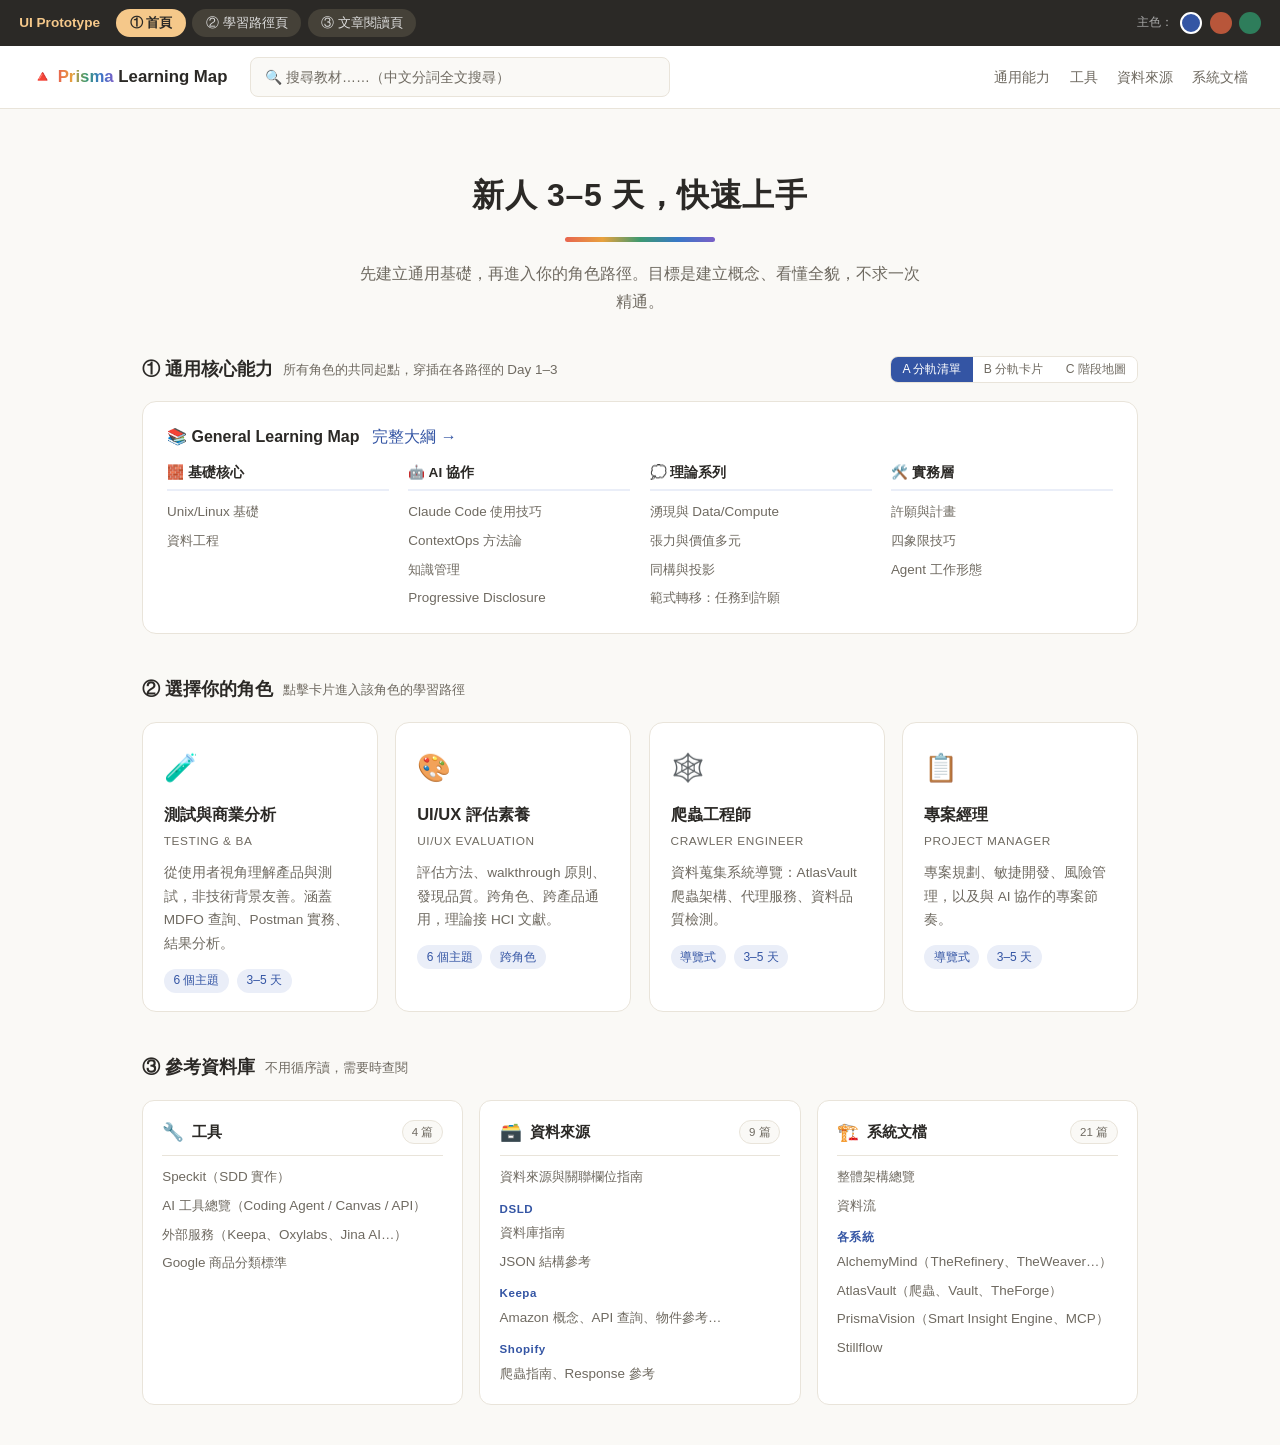
<file: archive/20260709_website-ui-prototype.html>
<!DOCTYPE html>
<html lang="zh-Hant">
<head>
<meta charset="UTF-8">
<meta name="viewport" content="width=device-width, initial-scale=1.0">
<title>LearningMap UI Prototype</title>
<style>
  :root {
    --accent: #3455a4;
    --accent-soft: #eaeef8;
    --bg: #faf9f6;
    --card: #ffffff;
    --ink: #2b2926;
    --ink-2: #6f6a61;
    --line: #e9e4da;
    --prism: linear-gradient(90deg,#e8654f,#e8a13d,#3d9970,#3878c7,#7a5fc7);
  }
  * { margin:0; padding:0; box-sizing:border-box; }
  body { font-family:"Noto Sans TC","PingFang TC","Microsoft JhengHei",sans-serif; background:#eceae5; color:var(--ink); line-height:1.75; }
  a { color:var(--accent); text-decoration:none; }

  /* ===== prototype 控制列（不屬於網站本體）===== */
  .proto-bar { position:sticky; top:0; z-index:99; background:#2b2926; color:#fff; padding:.55rem 1.2rem; display:flex; align-items:center; gap:1rem; flex-wrap:wrap; font-size:.85rem; }
  .proto-bar b { color:#f5c88a; }
  .proto-tabs { display:flex; gap:.4rem; }
  .proto-tabs button { background:#454138; color:#ddd; border:0; padding:.32rem .85rem; border-radius:99px; cursor:pointer; font-size:.83rem; }
  .proto-tabs button.on { background:#f5c88a; color:#2b2926; font-weight:700; }
  .proto-accents { display:flex; gap:.45rem; align-items:center; margin-left:auto; }
  .proto-accents span { font-size:.78rem; color:#aaa; }
  .swatch { width:22px; height:22px; border-radius:50%; border:2px solid transparent; cursor:pointer; }
  .swatch.on { border-color:#fff; }

  .screen { display:none; min-height:100vh; background:var(--bg); }
  .screen.on { display:block; }

  /* ===== 網站頂欄 ===== */
  .site-head { background:var(--card); border-bottom:1px solid var(--line); padding:.7rem 2rem; display:flex; align-items:center; gap:1.4rem; position:sticky; top:44px; z-index:50; }
  .logo { font-weight:800; font-size:1.05rem; cursor:pointer; white-space:nowrap; }
  .logo i { font-style:normal; background:var(--prism); -webkit-background-clip:text; background-clip:text; color:transparent; }
  .search { flex:1; max-width:420px; background:var(--bg); border:1px solid var(--line); border-radius:8px; padding:.42rem .9rem; color:var(--ink-2); font-size:.87rem; }
  .head-links { margin-left:auto; display:flex; gap:1.2rem; font-size:.88rem; }
  .head-links span { cursor:pointer; color:var(--ink-2); }

  /* ===== 首頁 ===== */
  .hero { max-width:1060px; margin:0 auto; padding:3.6rem 2rem 2.4rem; text-align:center; }
  .hero h1 { font-size:2rem; letter-spacing:.02em; }
  .hero .underline { display:block; width:150px; height:5px; border-radius:99px; background:var(--prism); margin:.9rem auto 1.1rem; }
  .hero p { color:var(--ink-2); max-width:560px; margin:0 auto; }
  .home-sec { max-width:1060px; margin:0 auto; padding:0 2rem 2.5rem; }
  .sec-title { font-size:1.12rem; font-weight:700; margin-bottom:1rem; display:flex; align-items:center; gap:.6rem; }
  .sec-title small { font-weight:400; color:var(--ink-2); font-size:.84rem; }
  .roles { display:grid; grid-template-columns:repeat(auto-fit,minmax(230px,1fr)); gap:1.1rem; }
  .role { background:var(--card); border:1px solid var(--line); border-radius:14px; padding:1.35rem 1.3rem 1.15rem; cursor:pointer; transition:.18s; position:relative; overflow:hidden; }
  .role::before { content:""; position:absolute; top:0; left:0; right:0; height:4px; background:var(--prism); opacity:0; transition:.18s; }
  .role:hover { transform:translateY(-3px); box-shadow:0 8px 22px rgba(60,50,30,.1); }
  .role:hover::before { opacity:1; }
  .role .ic { font-size:1.7rem; }
  .role h3 { font-size:1.03rem; margin:.5rem 0 .15rem; }
  .role .en { font-size:.74rem; color:var(--ink-2); letter-spacing:.05em; text-transform:uppercase; }
  .role p { font-size:.85rem; color:var(--ink-2); margin:.55rem 0 .8rem; min-height:3.2em; }
  .role .meta { display:flex; gap:.5rem; font-size:.75rem; }
  .role .meta em { font-style:normal; background:var(--accent-soft); color:var(--accent); border-radius:99px; padding:.1rem .6rem; }
  .general-band { background:var(--card); border:1px solid var(--line); border-radius:14px; padding:1.3rem 1.5rem; }
  .general-band .row { display:flex; align-items:baseline; gap:.8rem; flex-wrap:wrap; margin-bottom:.6rem; }
  .general-band h3 { font-size:1rem; }
  .chips { display:flex; flex-wrap:wrap; gap:.45rem; }
  .chip { font-size:.8rem; background:var(--bg); border:1px solid var(--line); border-radius:99px; padding:.18rem .75rem; color:var(--ink-2); cursor:pointer; }
  .chip:hover { border-color:var(--accent); color:var(--accent); }
  .chip.tag { border-style:dashed; }

  /* general 呈現方案切換 */
  .var-toggle { margin-left:auto; display:flex; gap:0; border:1px solid var(--line); border-radius:8px; overflow:hidden; }
  .var-toggle button { border:0; background:var(--card); color:var(--ink-2); font-size:.76rem; padding:.25rem .7rem; cursor:pointer; }
  .var-toggle button.on { background:var(--accent); color:#fff; }
  .gvar { display:none; }
  .gvar.on { display:block; }
  /* A 分軌清單 */
  .tracks { display:grid; grid-template-columns:repeat(auto-fit,minmax(180px,1fr)); gap:1.2rem; margin-top:.4rem; }
  .track h4 { font-size:.85rem; margin-bottom:.35rem; padding-bottom:.3rem; border-bottom:2px solid var(--accent-soft); }
  .track a { display:block; font-size:.84rem; color:var(--ink-2); padding:.17rem 0; cursor:pointer; }
  .track a:hover { color:var(--accent); }
  /* B 分軌卡片 */
  .gcards { display:grid; grid-template-columns:repeat(auto-fit,minmax(210px,1fr)); gap:1rem; }
  .gcard { background:var(--card); border:1px solid var(--line); border-radius:12px; padding:1rem 1.1rem; cursor:pointer; transition:.15s; }
  .gcard:hover { border-color:var(--accent); box-shadow:0 4px 14px rgba(60,50,30,.08); }
  .gcard .ic { font-size:1.4rem; }
  .gcard h4 { font-size:.95rem; margin:.3rem 0 .2rem; }
  .gcard p { font-size:.8rem; color:var(--ink-2); min-height:3em; }
  .gcard em { font-style:normal; font-size:.74rem; background:var(--accent-soft); color:var(--accent); border-radius:99px; padding:.08rem .55rem; }
  /* C 階段地圖 */
  .stages { display:flex; align-items:stretch; gap:.5rem; flex-wrap:wrap; margin-top:.5rem; }
  .stage { flex:1; min-width:150px; background:var(--bg); border:1px solid var(--line); border-radius:10px; padding:.7rem .9rem; }
  .stage b { display:block; font-size:.85rem; margin-bottom:.35rem; }
  .stage span { display:block; font-size:.8rem; color:var(--ink-2); padding:.12rem 0; cursor:pointer; }
  .stage span:hover { color:var(--accent); }
  .sarrow { align-self:center; color:var(--accent); font-weight:700; }
  /* 參考資料庫 */
  .reflib { display:grid; grid-template-columns:repeat(auto-fit,minmax(260px,1fr)); gap:1rem; }
  .ref { background:var(--card); border:1px solid var(--line); border-radius:12px; padding:1rem 1.2rem; font-size:.84rem; }
  .ref .rhead { display:flex; align-items:center; gap:.5rem; padding-bottom:.5rem; margin-bottom:.4rem; border-bottom:1px solid var(--line); }
  .ref .rhead b { font-size:.95rem; }
  .ref .rhead em { font-style:normal; margin-left:auto; font-size:.72rem; background:var(--bg); border:1px solid var(--line); border-radius:99px; padding:.05rem .55rem; color:var(--ink-2); }
  .ref .ric { font-size:1.1rem; }
  .ref a { display:block; color:var(--ink-2); padding:.16rem 0; cursor:pointer; }
  .ref a:hover { color:var(--accent); }
  .ref .rgrp { font-size:.72rem; font-weight:700; color:var(--accent); margin-top:.45rem; letter-spacing:.05em; }

  /* ===== 路徑頁 ===== */
  .path-wrap { max-width:880px; margin:0 auto; padding:2.2rem 2rem 4rem; }
  .crumb { font-size:.82rem; color:var(--ink-2); margin-bottom:1.4rem; }
  .crumb a { cursor:pointer; }
  .path-head { display:flex; align-items:flex-start; gap:1.2rem; flex-wrap:wrap; margin-bottom:.6rem; }
  .path-head .ic { font-size:2.4rem; }
  .path-head h1 { font-size:1.55rem; }
  .path-head p { color:var(--ink-2); font-size:.92rem; max-width:560px; }
  .progress { margin:1.2rem 0 2rem; }
  .progress .bar { height:8px; background:#eee7db; border-radius:99px; overflow:hidden; }
  .progress .fill { height:100%; width:0%; background:var(--prism); border-radius:99px; transition:width .4s; }
  .progress .lbl { font-size:.8rem; color:var(--ink-2); margin-top:.35rem; }
  .day { position:relative; padding-left:2rem; margin-bottom:1.6rem; }
  .day::before { content:""; position:absolute; left:8px; top:8px; bottom:-1.2rem; width:2px; background:var(--line); }
  .day:last-of-type::before { display:none; }
  .day::after { content:""; position:absolute; left:2px; top:6px; width:14px; height:14px; border-radius:50%; background:var(--accent); border:3px solid var(--bg); }
  .day h2 { font-size:1rem; margin-bottom:.7rem; }
  .day h2 small { color:var(--ink-2); font-weight:400; margin-left:.5rem; font-size:.8rem; }
  .topic { background:var(--card); border:1px solid var(--line); border-radius:11px; padding:.85rem 1.1rem; margin-bottom:.65rem; display:flex; gap:.9rem; align-items:center; cursor:pointer; transition:.15s; }
  .topic:hover { border-color:var(--accent); box-shadow:0 3px 12px rgba(60,50,30,.07); }
  .topic .no { font-weight:800; color:var(--accent); font-size:.95rem; min-width:2em; }
  .topic .tt { flex:1; }
  .topic .tt b { font-size:.94rem; display:block; }
  .topic .tt span { font-size:.8rem; color:var(--ink-2); }
  .topic .dur { font-size:.75rem; color:var(--ink-2); white-space:nowrap; }
  .topic input[type=checkbox] { width:19px; height:19px; accent-color:var(--accent); cursor:pointer; }
  .topic.done { opacity:.62; }
  .topic.done .tt b { text-decoration:line-through; }
  .deep { background:transparent; border:1.5px dashed var(--line); border-radius:12px; padding:1rem 1.2rem; margin-top:2rem; }
  .deep h3 { font-size:.92rem; color:var(--ink-2); margin-bottom:.4rem; }
  .deep .chips { margin-top:.3rem; }

  /* ===== 閱讀頁 ===== */
  .read { display:grid; grid-template-columns:250px minmax(0,1fr) 200px; gap:0; max-width:1280px; margin:0 auto; }
  .side { padding:1.6rem 1.2rem; border-right:1px solid var(--line); font-size:.86rem; position:sticky; top:104px; align-self:start; max-height:calc(100vh - 104px); overflow:auto; }
  .side .grp { font-weight:700; margin:.9rem 0 .3rem; font-size:.8rem; color:var(--ink-2); letter-spacing:.04em; }
  .side a { display:block; padding:.28rem .6rem; border-radius:7px; color:var(--ink); cursor:pointer; }
  .side a:hover { background:var(--accent-soft); }
  .side a.now { background:var(--accent-soft); color:var(--accent); font-weight:700; border-left:3px solid var(--accent); }
  .art { padding:2.2rem 3rem 4rem; min-width:0; }
  .art .crumb { margin-bottom:1rem; }
  .art h1 { font-size:1.6rem; margin-bottom:.4rem; }
  .art .fm { display:flex; gap:.5rem; margin:.6rem 0 1.6rem; flex-wrap:wrap; }
  .art .fm span { font-size:.74rem; background:var(--accent-soft); color:var(--accent); border-radius:99px; padding:.12rem .65rem; }
  .art h2 { font-size:1.2rem; margin:1.8rem 0 .7rem; padding-bottom:.3rem; border-bottom:1px solid var(--line); }
  .art p { margin-bottom:.9rem; font-size:.94rem; }
  .art .mermaid-box { background:var(--card); border:1px solid var(--line); border-radius:10px; padding:1.3rem; text-align:center; color:var(--ink-2); font-size:.85rem; margin:1rem 0; }
  .art .mermaid-box svg { max-width:100%; }
  .callout { background:var(--accent-soft); border-left:4px solid var(--accent); border-radius:0 8px 8px 0; padding:.7rem 1rem; font-size:.88rem; margin:1rem 0; }
  .pn { display:flex; gap:1rem; margin-top:2.6rem; }
  .pn a { flex:1; background:var(--card); border:1px solid var(--line); border-radius:10px; padding:.7rem 1rem; font-size:.85rem; cursor:pointer; }
  .pn a:hover { border-color:var(--accent); }
  .pn a small { display:block; color:var(--ink-2); font-size:.72rem; }
  .pn .next { text-align:right; }
  .toc { padding:1.8rem 1rem; font-size:.8rem; position:sticky; top:104px; align-self:start; }
  .toc .t { font-weight:700; color:var(--ink-2); margin-bottom:.5rem; font-size:.76rem; letter-spacing:.05em; }
  .toc a { display:block; padding:.2rem .6rem; color:var(--ink-2); border-left:2px solid var(--line); cursor:pointer; }
  .toc a.now { color:var(--accent); border-left-color:var(--accent); font-weight:700; }

  @media (max-width:900px){ .read { grid-template-columns:1fr; } .side,.toc{ display:none; } .art{ padding:1.5rem 1.3rem; } }
</style>
</head>
<body>

<!-- prototype 控制列 -->
<div class="proto-bar">
  <b>UI Prototype</b>
  <div class="proto-tabs">
    <button data-s="home" class="on">① 首頁</button>
    <button data-s="path">② 學習路徑頁</button>
    <button data-s="read">③ 文章閱讀頁</button>
  </div>
  <div class="proto-accents">
    <span>主色：</span>
    <div class="swatch on" style="background:#3455a4" data-c="#3455a4" data-soft="#eaeef8" title="靛藍"></div>
    <div class="swatch" style="background:#b8563a" data-c="#b8563a" data-soft="#f8ece7" title="磚橘"></div>
    <div class="swatch" style="background:#2e7d5b" data-c="#2e7d5b" data-soft="#e7f3ee" title="森綠"></div>
  </div>
</div>

<!-- ========== ① 首頁 ========== -->
<div class="screen on" id="s-home">
  <div class="site-head">
    <div class="logo">🔺 <i>Prisma</i> Learning Map</div>
    <div class="search">🔍 搜尋教材……（中文分詞全文搜尋）</div>
    <div class="head-links"><span>通用能力</span><span>工具</span><span>資料來源</span><span>系統文檔</span></div>
  </div>
  <div class="hero">
    <h1>新人 3–5 天，快速上手</h1>
    <span class="underline"></span>
    <p>先建立通用基礎，再進入你的角色路徑。目標是建立概念、看懂全貌，不求一次精通。</p>
  </div>
  <div class="home-sec">
    <div class="sec-title">① 通用核心能力 <small>所有角色的共同起點，穿插在各路徑的 Day 1–3</small>
      <span class="var-toggle">
        <button data-v="a" class="on">A 分軌清單</button><button data-v="b">B 分軌卡片</button><button data-v="c">C 階段地圖</button>
      </span>
    </div>

    <!-- 方案 A：分軌清單（sitemap 式，四欄直式連結） -->
    <div class="gvar on" id="gv-a">
      <div class="general-band">
        <div class="row"><h3>📚 General Learning Map</h3><a>完整大綱 →</a></div>
        <div class="tracks">
          <div class="track">
            <h4>🧱 基礎核心</h4>
            <a>Unix/Linux 基礎</a><a>資料工程</a>
          </div>
          <div class="track">
            <h4>🤖 AI 協作</h4>
            <a>Claude Code 使用技巧</a><a>ContextOps 方法論</a><a>知識管理</a><a>Progressive Disclosure</a>
          </div>
          <div class="track">
            <h4>💭 理論系列</h4>
            <a>湧現與 Data/Compute</a><a>張力與價值多元</a><a>同構與投影</a><a>範式轉移：任務到許願</a>
          </div>
          <div class="track">
            <h4>🛠️ 實務層</h4>
            <a>許願與計畫</a><a>四象限技巧</a><a>Agent 工作形態</a>
          </div>
        </div>
      </div>
    </div>

    <!-- 方案 B：分軌卡片（與角色卡同語言，小一號） -->
    <div class="gvar" id="gv-b">
      <div class="gcards">
        <div class="gcard"><div class="ic">🧱</div><h4>基礎核心</h4><p>Unix/Linux 與資料工程，看懂團隊的工作環境</p><em>2 篇</em></div>
        <div class="gcard"><div class="ic">🤖</div><h4>AI 協作</h4><p>Claude Code、ContextOps、知識管理的日常實務</p><em>4 篇</em></div>
        <div class="gcard"><div class="ic">💭</div><h4>理論系列</h4><p>湧現、張力、同構——理解 AI 協作的思想底層</p><em>6 篇</em></div>
        <div class="gcard"><div class="ic">🛠️</div><h4>實務層</h4><p>許願與計畫、四象限、Agent 工作形態</p><em>3 篇</em></div>
      </div>
    </div>

    <!-- 方案 C：階段地圖（橫向流，帶學習順序） -->
    <div class="gvar" id="gv-c">
      <div class="general-band">
        <div class="row"><h3>📚 General Learning Map</h3><small style="color:var(--ink-2);font-size:.8rem">建議由左往右</small><a style="margin-left:auto">完整大綱 →</a></div>
        <div class="stages">
          <div class="stage"><b>🧱 基礎核心</b><span>Unix/Linux</span><span>資料工程</span></div>
          <div class="sarrow">→</div>
          <div class="stage"><b>🤖 AI 協作</b><span>Claude Code</span><span>ContextOps</span><span>知識管理</span></div>
          <div class="sarrow">→</div>
          <div class="stage"><b>💭 理論系列</b><span>湧現</span><span>張力</span><span>同構</span><span>範式轉移</span></div>
          <div class="sarrow">→</div>
          <div class="stage"><b>🛠️ 實務層</b><span>許願與計畫</span><span>四象限</span><span>Agent 工作形態</span></div>
        </div>
      </div>
    </div>
  </div>
  <div class="home-sec">
    <div class="sec-title">② 選擇你的角色 <small>點擊卡片進入該角色的學習路徑</small></div>
    <div class="roles">
      <div class="role" onclick="go('path')">
        <div class="ic">🧪</div>
        <h3>測試與商業分析</h3>
        <div class="en">Testing &amp; BA</div>
        <p>從使用者視角理解產品與測試，非技術背景友善。涵蓋 MDFO 查詢、Postman 實務、結果分析。</p>
        <div class="meta"><em>6 個主題</em><em>3–5 天</em></div>
      </div>
      <div class="role">
        <div class="ic">🎨</div>
        <h3>UI/UX 評估素養</h3>
        <div class="en">UI/UX Evaluation</div>
        <p>評估方法、walkthrough 原則、發現品質。跨角色、跨產品通用，理論接 HCI 文獻。</p>
        <div class="meta"><em>6 個主題</em><em>跨角色</em></div>
      </div>
      <div class="role">
        <div class="ic">🕸️</div>
        <h3>爬蟲工程師</h3>
        <div class="en">Crawler Engineer</div>
        <p>資料蒐集系統導覽：AtlasVault 爬蟲架構、代理服務、資料品質檢測。</p>
        <div class="meta"><em>導覽式</em><em>3–5 天</em></div>
      </div>
      <div class="role">
        <div class="ic">📋</div>
        <h3>專案經理</h3>
        <div class="en">Project Manager</div>
        <p>專案規劃、敏捷開發、風險管理，以及與 AI 協作的專案節奏。</p>
        <div class="meta"><em>導覽式</em><em>3–5 天</em></div>
      </div>
    </div>
  </div>

  <div class="home-sec">
    <div class="sec-title">③ 參考資料庫 <small>不用循序讀，需要時查閱</small></div>
    <div class="reflib">
      <div class="ref">
        <div class="rhead"><span class="ric">🔧</span><b>工具</b><em>4 篇</em></div>
        <a>Speckit（SDD 實作）</a>
        <a>AI 工具總覽（Coding Agent / Canvas / API）</a>
        <a>外部服務（Keepa、Oxylabs、Jina AI…）</a>
        <a>Google 商品分類標準</a>
      </div>
      <div class="ref">
        <div class="rhead"><span class="ric">🗃️</span><b>資料來源</b><em>9 篇</em></div>
        <a>資料來源與關聯欄位指南</a>
        <div class="rgrp">DSLD</div><a>資料庫指南</a><a>JSON 結構參考</a>
        <div class="rgrp">Keepa</div><a>Amazon 概念、API 查詢、物件參考…</a>
        <div class="rgrp">Shopify</div><a>爬蟲指南、Response 參考</a>
      </div>
      <div class="ref">
        <div class="rhead"><span class="ric">🏗️</span><b>系統文檔</b><em>21 篇</em></div>
        <a>整體架構總覽</a><a>資料流</a>
        <div class="rgrp">各系統</div>
        <a>AlchemyMind（TheRefinery、TheWeaver…）</a>
        <a>AtlasVault（爬蟲、Vault、TheForge）</a>
        <a>PrismaVision（Smart Insight Engine、MCP）</a>
        <a>Stillflow</a>
      </div>
    </div>
  </div>
</div>

<!-- ========== ② 學習路徑頁 ========== -->
<div class="screen" id="s-path">
  <div class="site-head">
    <div class="logo" onclick="go('home')">🔺 <i>Prisma</i> Learning Map</div>
    <div class="search">🔍 搜尋教材……</div>
    <div class="head-links"><span>通用能力</span><span>工具</span><span>資料來源</span><span>系統文檔</span></div>
  </div>
  <div class="path-wrap">
    <div class="crumb"><a onclick="go('home')">首頁</a> / 角色路徑 / 測試與商業分析</div>
    <div class="path-head">
      <div class="ic">🧪</div>
      <div>
        <h1>測試與商業分析 學習路徑</h1>
        <p>3–5 天建立測試基礎。表層優先、實務導向，適合資訊背景較弱的 BA 角色。目標：理解產品與測試概念、能執行測試任務、能解讀測試結果。</p>
      </div>
    </div>
    <div class="progress">
      <div class="bar"><div class="fill" id="pfill"></div></div>
      <div class="lbl" id="plbl">已完成 0 / 6 個主題（勾選右側核取方塊試試 → 進度存在你的瀏覽器，不需帳號）</div>
    </div>

    <div class="day">
      <h2>Day 1 <small>產品與測試基礎</small></h2>
      <div class="topic" onclick="go('read')">
        <div class="no">01</div>
        <div class="tt"><b>產品理解</b><span>Smart Insight Engine 是什麼、Heimdallr 架構、核心功能與資料結構</span></div>
        <div class="dur">0.5 天</div>
        <input type="checkbox" onclick="event.stopPropagation()" onchange="tick(this)">
      </div>
      <div class="topic">
        <div class="no">02</div>
        <div class="tt"><b>測試基礎概念</b><span>為什麼測試、測試類型、測試流程</span></div>
        <div class="dur">0.5 天</div>
        <input type="checkbox" onclick="event.stopPropagation()" onchange="tick(this)">
      </div>
      <div class="topic">
        <div class="no">03</div>
        <div class="tt"><b>REST API 基礎</b><span>API 概念、HTTP 方法、Request / Response</span></div>
        <div class="dur">0.5 天</div>
        <input type="checkbox" onclick="event.stopPropagation()" onchange="tick(this)">
      </div>
    </div>
    <div class="day">
      <h2>Day 2–3 <small>查詢測試實務</small></h2>
      <div class="topic">
        <div class="no">04</div>
        <div class="tt"><b>MDFO 查詢理解</b><span>Measure / Dimensions / Filters / Options 查詢結構</span></div>
        <div class="dur">1 天</div>
        <input type="checkbox" onclick="event.stopPropagation()" onchange="tick(this)">
      </div>
      <div class="topic">
        <div class="no">05</div>
        <div class="tt"><b>測試執行實務</b><span>Postman、瀏覽器 F12、Excel 實際操作</span></div>
        <div class="dur">1 天</div>
        <input type="checkbox" onclick="event.stopPropagation()" onchange="tick(this)">
      </div>
    </div>
    <div class="day">
      <h2>Day 4 <small>資料分析能力</small></h2>
      <div class="topic">
        <div class="no">06</div>
        <div class="tt"><b>測試結果分析</b><span>解讀測試結果、發現問題、回報格式</span></div>
        <div class="dur">1 天</div>
        <input type="checkbox" onclick="event.stopPropagation()" onchange="tick(this)">
      </div>
    </div>

    <div class="deep">
      <h3>🔬 深度教材（進階選修）— 讀完主題檔後，依需求進階</h3>
      <div class="chips">
        <span class="chip">Smart Insight Engine 產品總覽</span>
        <span class="chip">MDFO 全解（內容較深）</span>
        <span class="chip">測試案例設計</span>
      </div>
    </div>
  </div>
</div>

<!-- ========== ③ 文章閱讀頁 ========== -->
<div class="screen" id="s-read">
  <div class="site-head">
    <div class="logo" onclick="go('home')">🔺 <i>Prisma</i> Learning Map</div>
    <div class="search">🔍 搜尋教材……</div>
    <div class="head-links"><span>通用能力</span><span>工具</span><span>資料來源</span><span>系統文檔</span></div>
  </div>
  <div class="read">
    <nav class="side">
      <div class="grp">🧪 測試與商業分析</div>
      <a onclick="go('path')">📍 學習路徑總覽</a>
      <a class="now">01 產品理解</a>
      <a>02 測試基礎概念</a>
      <a>03 REST API 基礎</a>
      <a>04 MDFO 查詢理解</a>
      <a>05 測試執行實務</a>
      <a>06 測試結果分析</a>
      <div class="grp">🔬 深度教材</div>
      <a>產品總覽</a>
      <a>MDFO 全解</a>
      <a>測試案例設計</a>
    </nav>
    <article class="art">
      <div class="crumb"><a onclick="go('home')">首頁</a> / <a onclick="go('path')">測試與商業分析</a> / 01 產品理解</div>
      <h1>產品理解</h1>
      <div class="fm"><span>topic</span><span>active</span><span>約 0.5 天</span><span>作者 leana</span></div>
      <p>（以下為版型示意，非真實內文）本章帶你從使用者視角認識 Smart Insight Engine——它是什麼、解決什麼問題、資料從哪裡來。</p>
      <h2 id="h1">Smart Insight Engine 是什麼</h2>
      <p>營養補充品資料分析平台，提供約 13 萬筆產品資料、13 個維度的查詢分析能力。你不需要理解它的內部實作，但需要知道它的輸入與輸出長什麼樣子。</p>
      <div class="callout">💡 <b>術語對照</b>：Heimdallr 是承載 Smart Insight Engine 的 Django 專案名稱；文件中的 PrismaVision 指同一產品線。</div>
      <h2 id="h2">資料流概覽</h2>
      <div class="mermaid-box">
        <svg viewBox="0 0 620 90" width="620" height="90" xmlns="http://www.w3.org/2000/svg">
          <g font-family="sans-serif" font-size="13">
            <rect x="5" y="25" width="130" height="40" rx="8" fill="#eaeef8" stroke="#3455a4"/><text x="70" y="50" text-anchor="middle">資料蒐集</text>
            <path d="M140 45 h40" stroke="#999" marker-end="url(#a)"/>
            <rect x="185" y="25" width="130" height="40" rx="8" fill="#eaeef8" stroke="#3455a4"/><text x="250" y="50" text-anchor="middle">清洗與整併</text>
            <path d="M320 45 h40" stroke="#999" marker-end="url(#a)"/>
            <rect x="365" y="25" width="130" height="40" rx="8" fill="#eaeef8" stroke="#3455a4"/><text x="430" y="50" text-anchor="middle">分析引擎</text>
            <path d="M500 45 h40" stroke="#999" marker-end="url(#a)"/>
            <rect x="545" y="25" width="70" height="40" rx="8" fill="#3455a4"/><text x="580" y="50" text-anchor="middle" fill="#fff">API</text>
            <defs><marker id="a" markerWidth="8" markerHeight="8" refX="6" refY="3" orient="auto"><path d="M0,0 L6,3 L0,6 z" fill="#999"/></marker></defs>
          </g>
        </svg>
        <div>教材中的 Mermaid 圖會在網站上原生渲染（此處為示意 SVG）</div>
      </div>
      <h2 id="h3">核心功能</h2>
      <p>查詢分析是核心：使用者組出 MDFO 查詢（Measure / Dimensions / Filters / Options），引擎回傳統計結果。第 04 章會詳細展開。</p>
      <h2 id="h4">常見問題</h2>
      <p>Q：我需要看得懂程式碼嗎？—— 不需要。本路徑聚焦表層行為與資料邏輯。</p>
      <div class="pn">
        <a onclick="go('path')"><small>← 上一頁</small>學習路徑總覽</a>
        <a class="next"><small>下一頁 →</small>02 測試基礎概念</a>
      </div>
    </article>
    <aside class="toc">
      <div class="t">本頁目錄</div>
      <a class="now">Smart Insight Engine 是什麼</a>
      <a>資料流概覽</a>
      <a>核心功能</a>
      <a>常見問題</a>
    </aside>
  </div>
</div>

<script>
function go(s){
  document.querySelectorAll('.screen').forEach(e=>e.classList.remove('on'));
  document.getElementById('s-'+s).classList.add('on');
  document.querySelectorAll('.proto-tabs button').forEach(b=>b.classList.toggle('on', b.dataset.s===s));
  window.scrollTo(0,0);
}
document.querySelectorAll('.proto-tabs button').forEach(b=>b.addEventListener('click',()=>go(b.dataset.s)));
document.querySelectorAll('.var-toggle button').forEach(b=>b.addEventListener('click',()=>{
  document.querySelectorAll('.var-toggle button').forEach(x=>x.classList.toggle('on',x===b));
  document.querySelectorAll('.gvar').forEach(g=>g.classList.toggle('on', g.id==='gv-'+b.dataset.v));
}));
document.querySelectorAll('.swatch').forEach(s=>s.addEventListener('click',()=>{
  document.documentElement.style.setProperty('--accent', s.dataset.c);
  document.documentElement.style.setProperty('--accent-soft', s.dataset.soft);
  document.querySelectorAll('.swatch').forEach(x=>x.classList.toggle('on', x===s));
}));
function tick(cb){
  cb.closest('.topic').classList.toggle('done', cb.checked);
  const all=document.querySelectorAll('#s-path .topic input');
  const done=[...all].filter(c=>c.checked).length;
  document.getElementById('pfill').style.width=(done/all.length*100)+'%';
  document.getElementById('plbl').textContent=`已完成 ${done} / ${all.length} 個主題`;
}
</script>
</body>
</html>
</file>
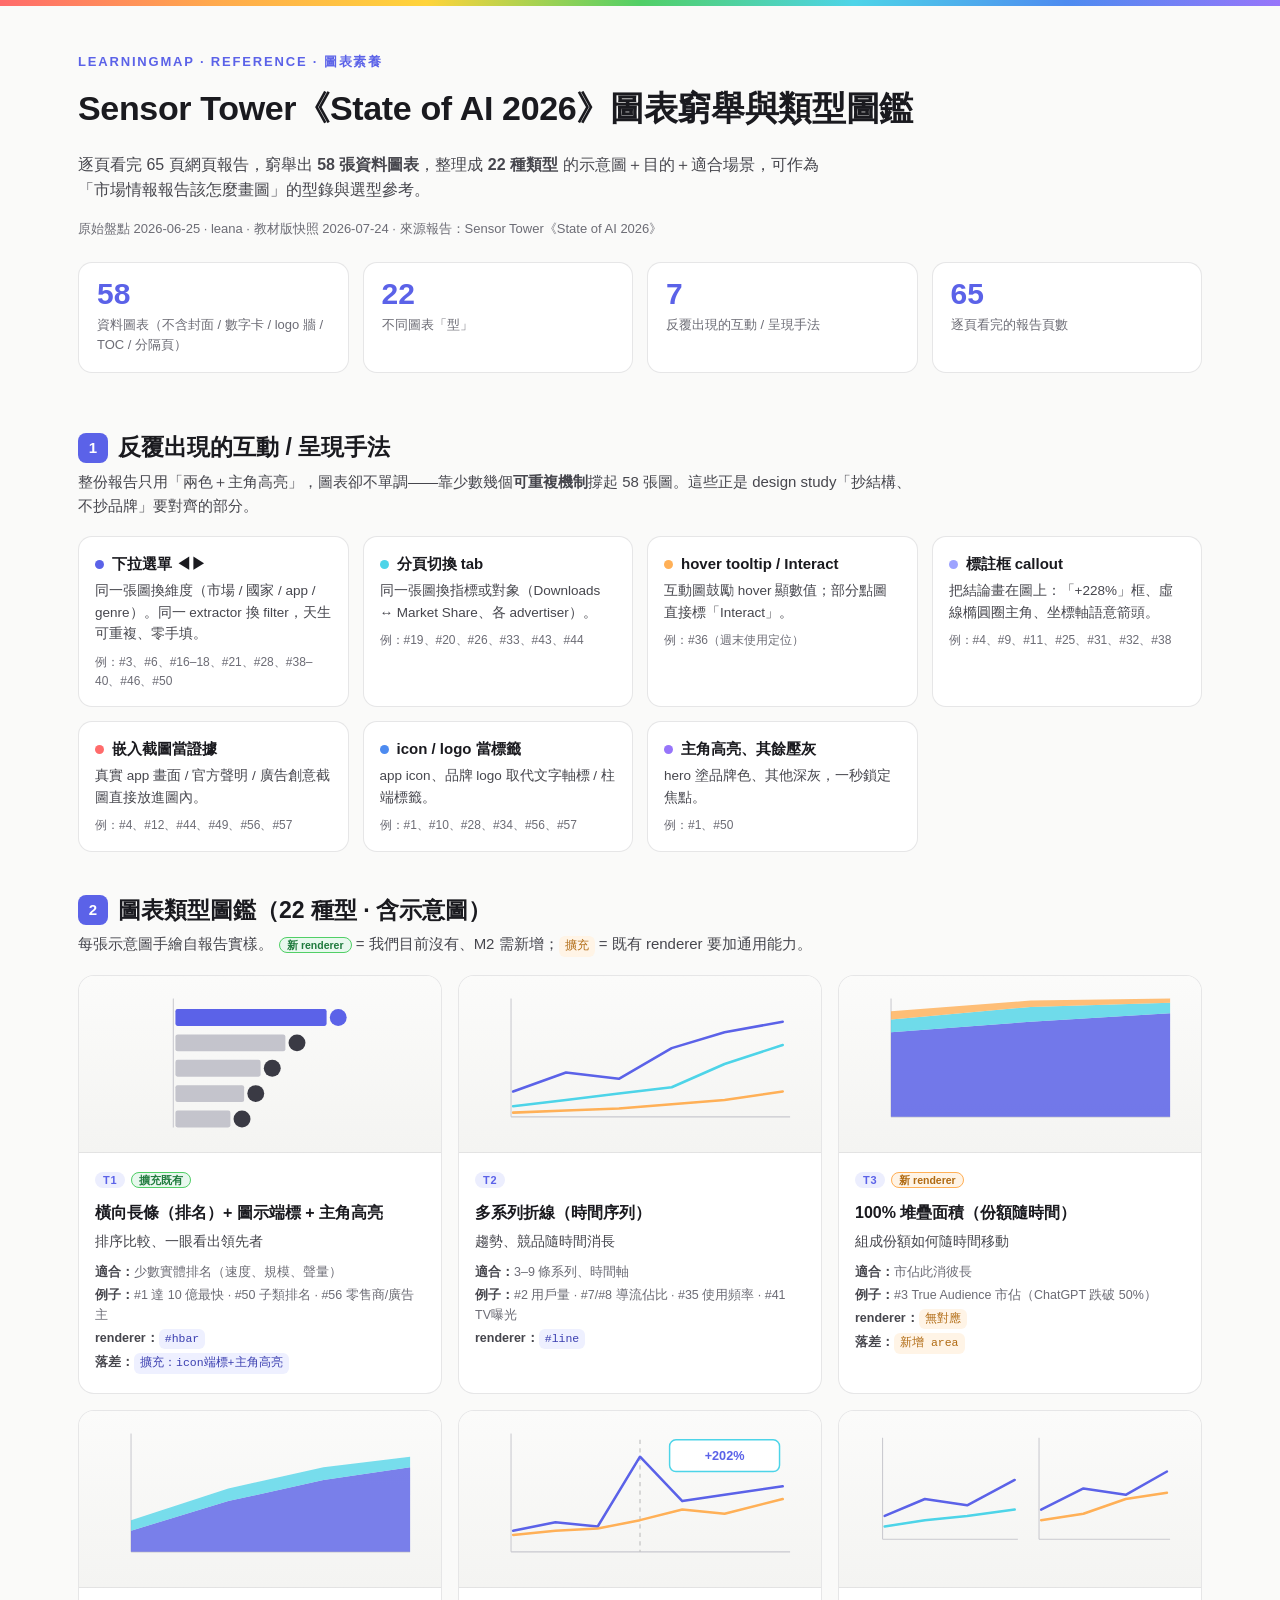
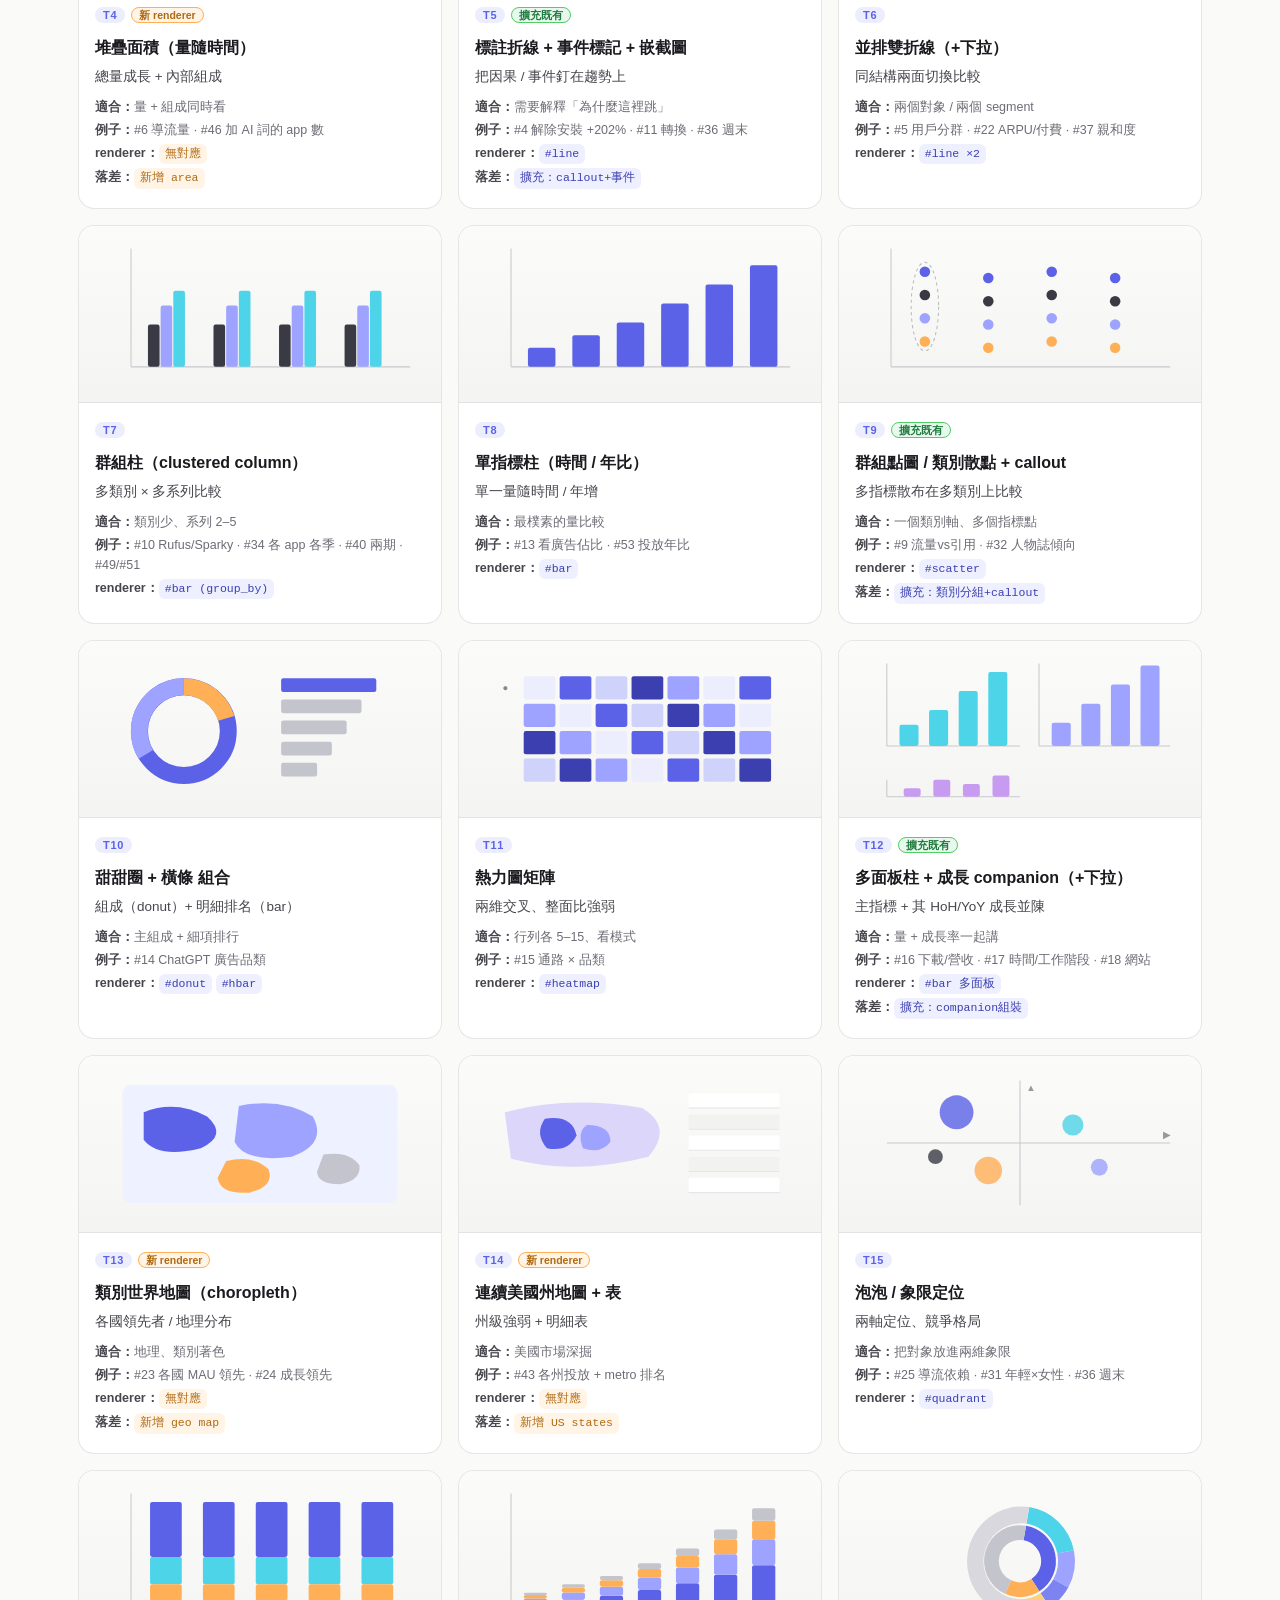
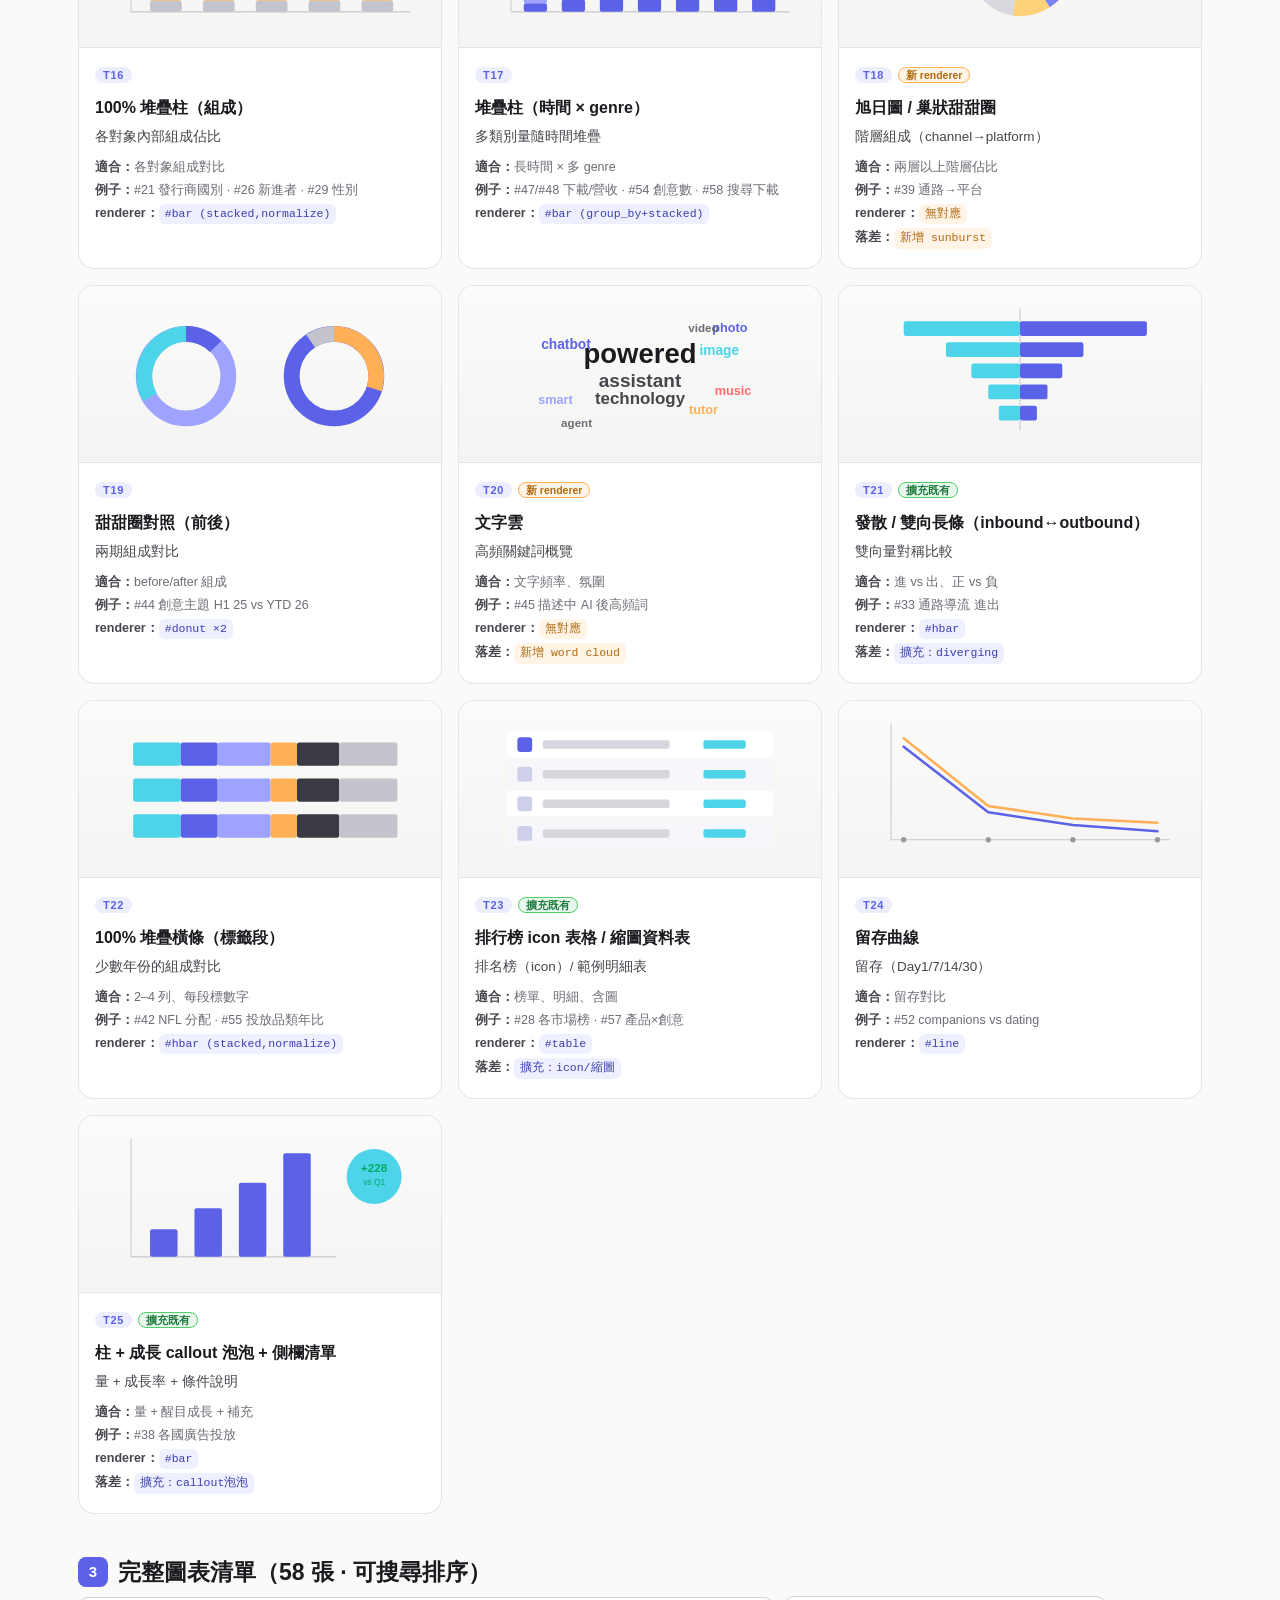
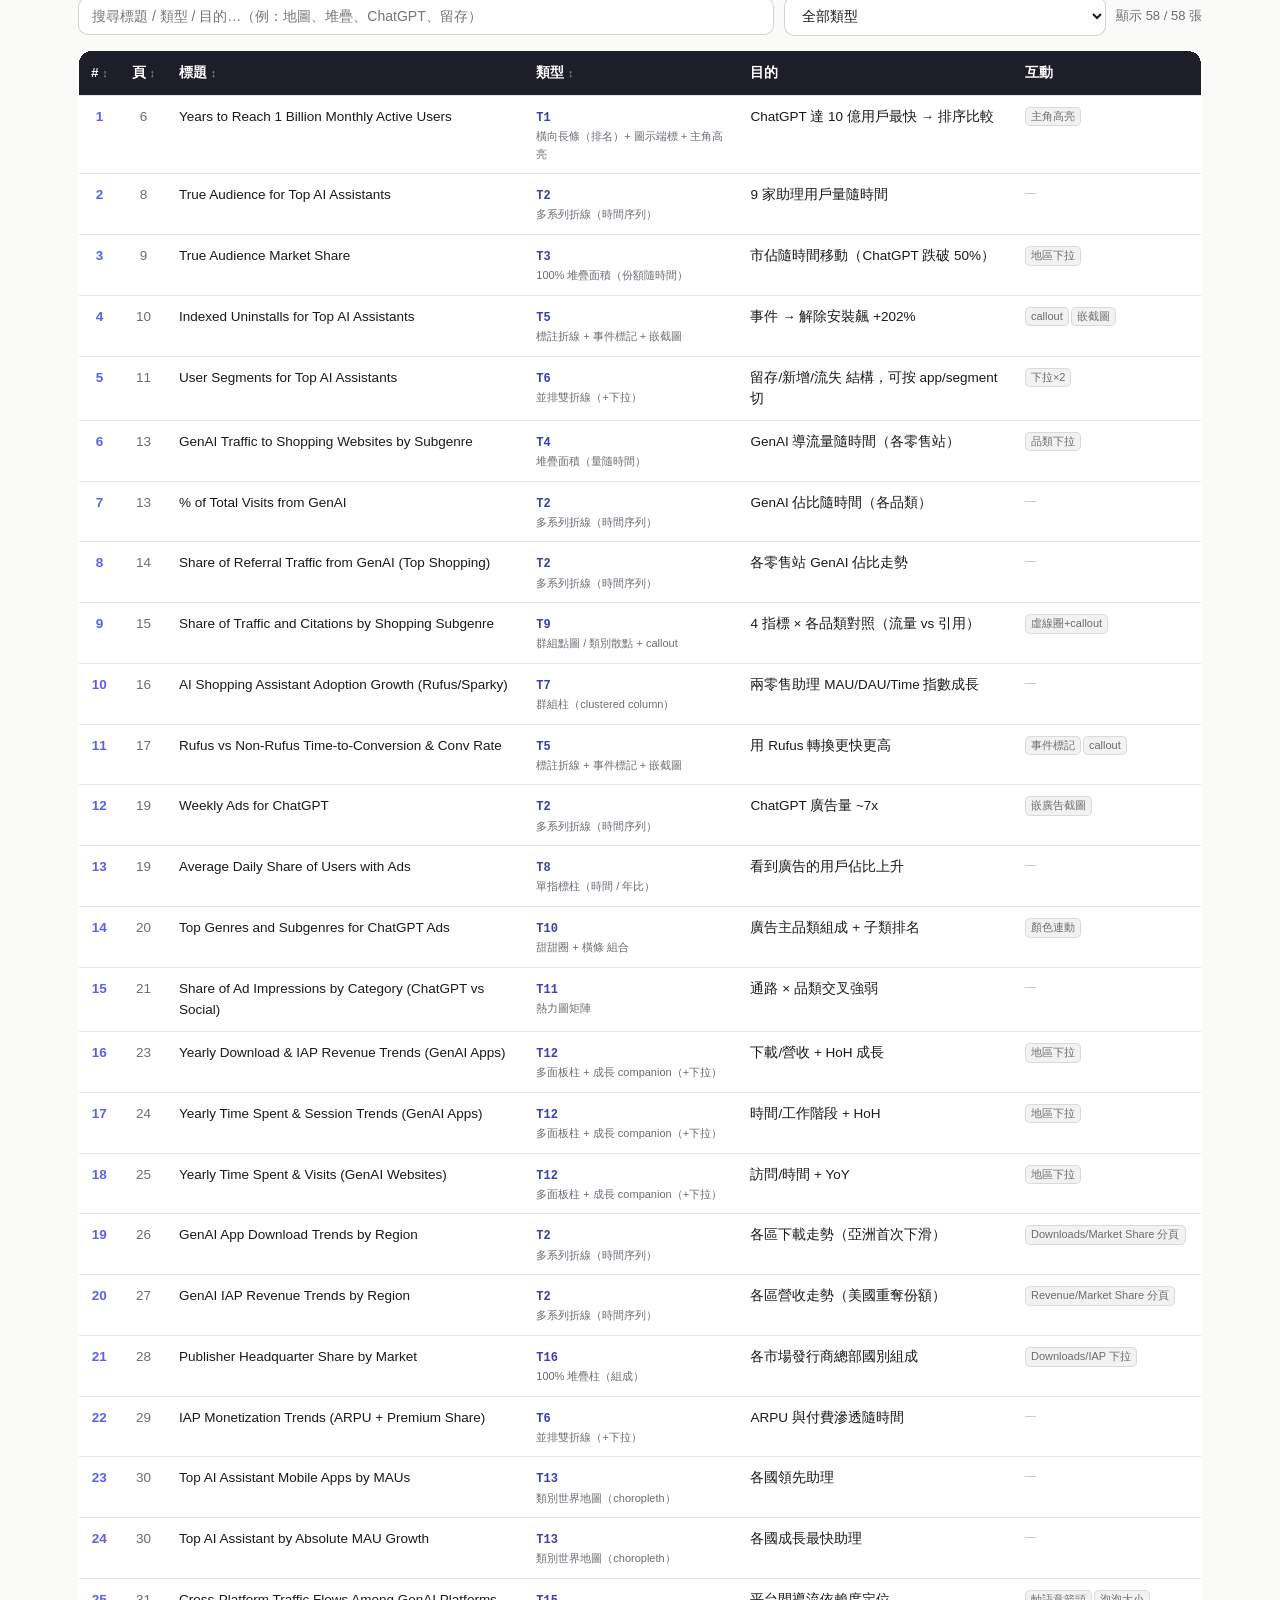
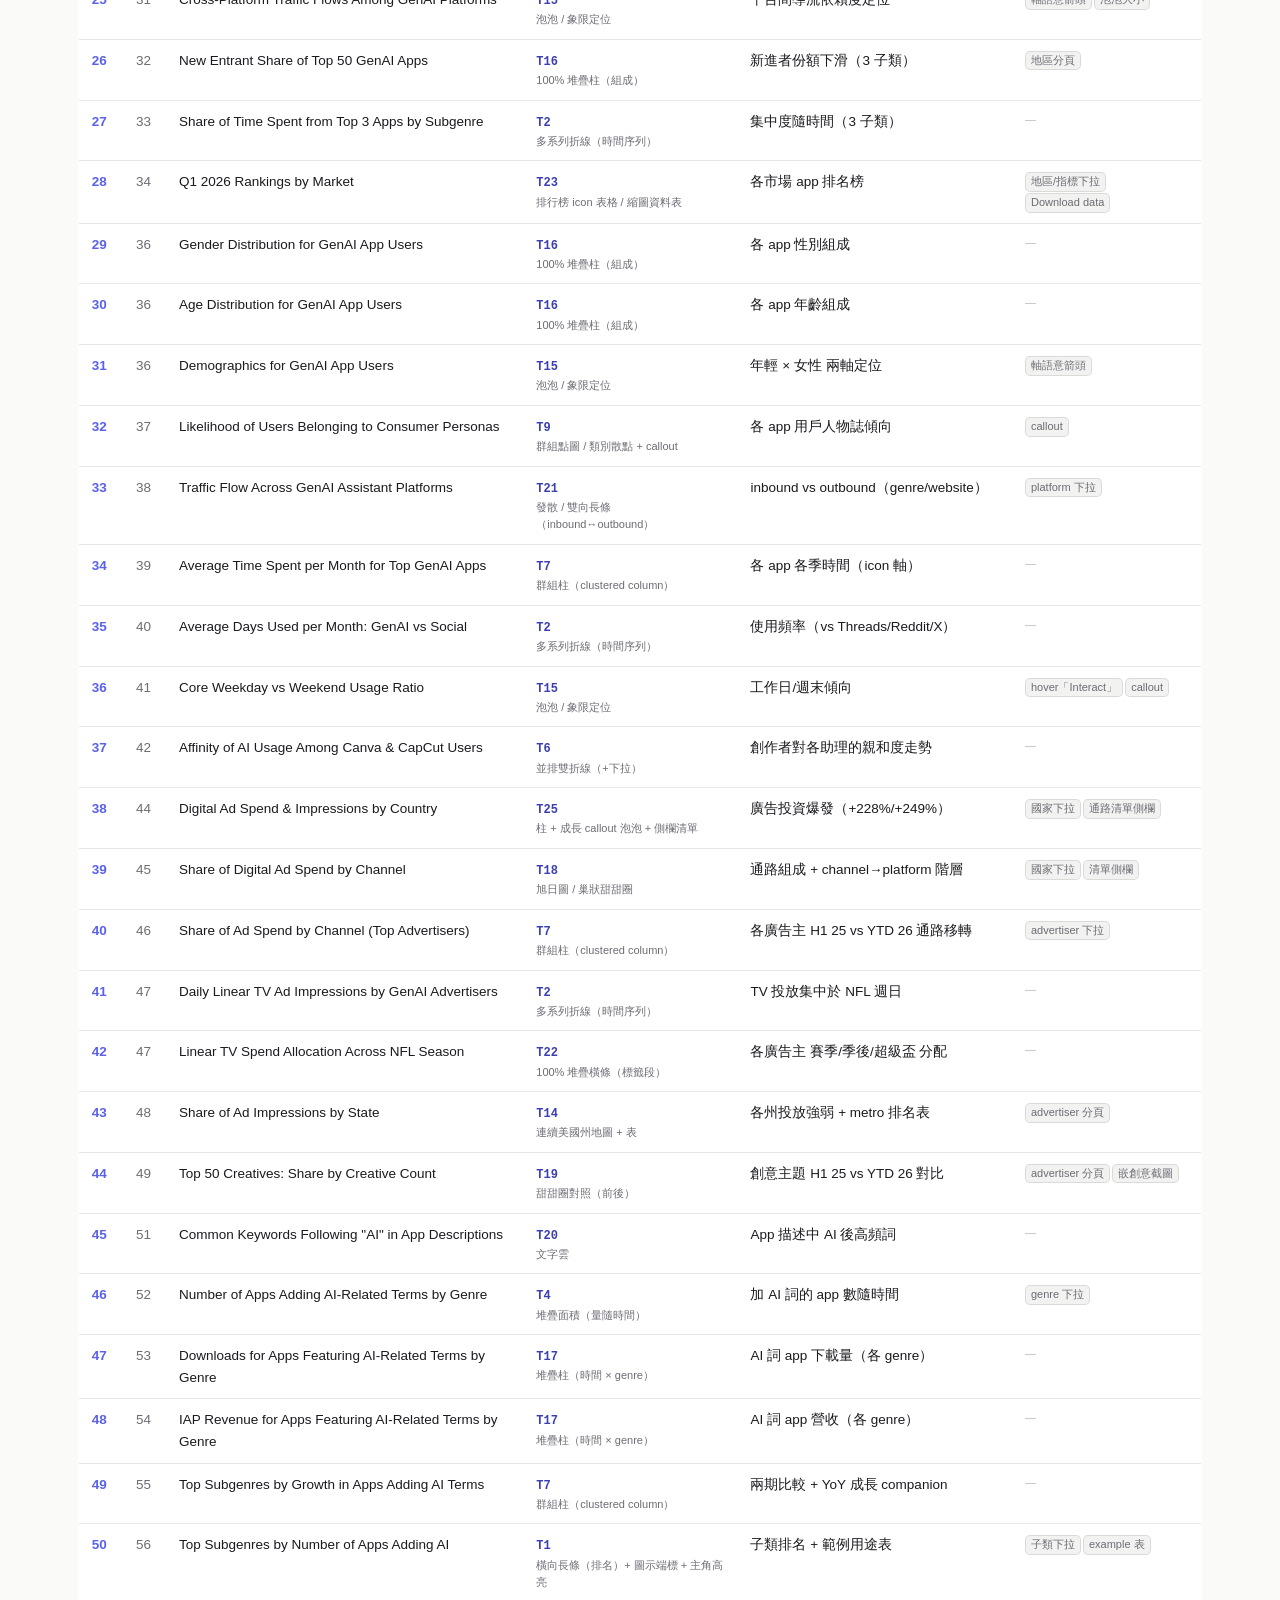
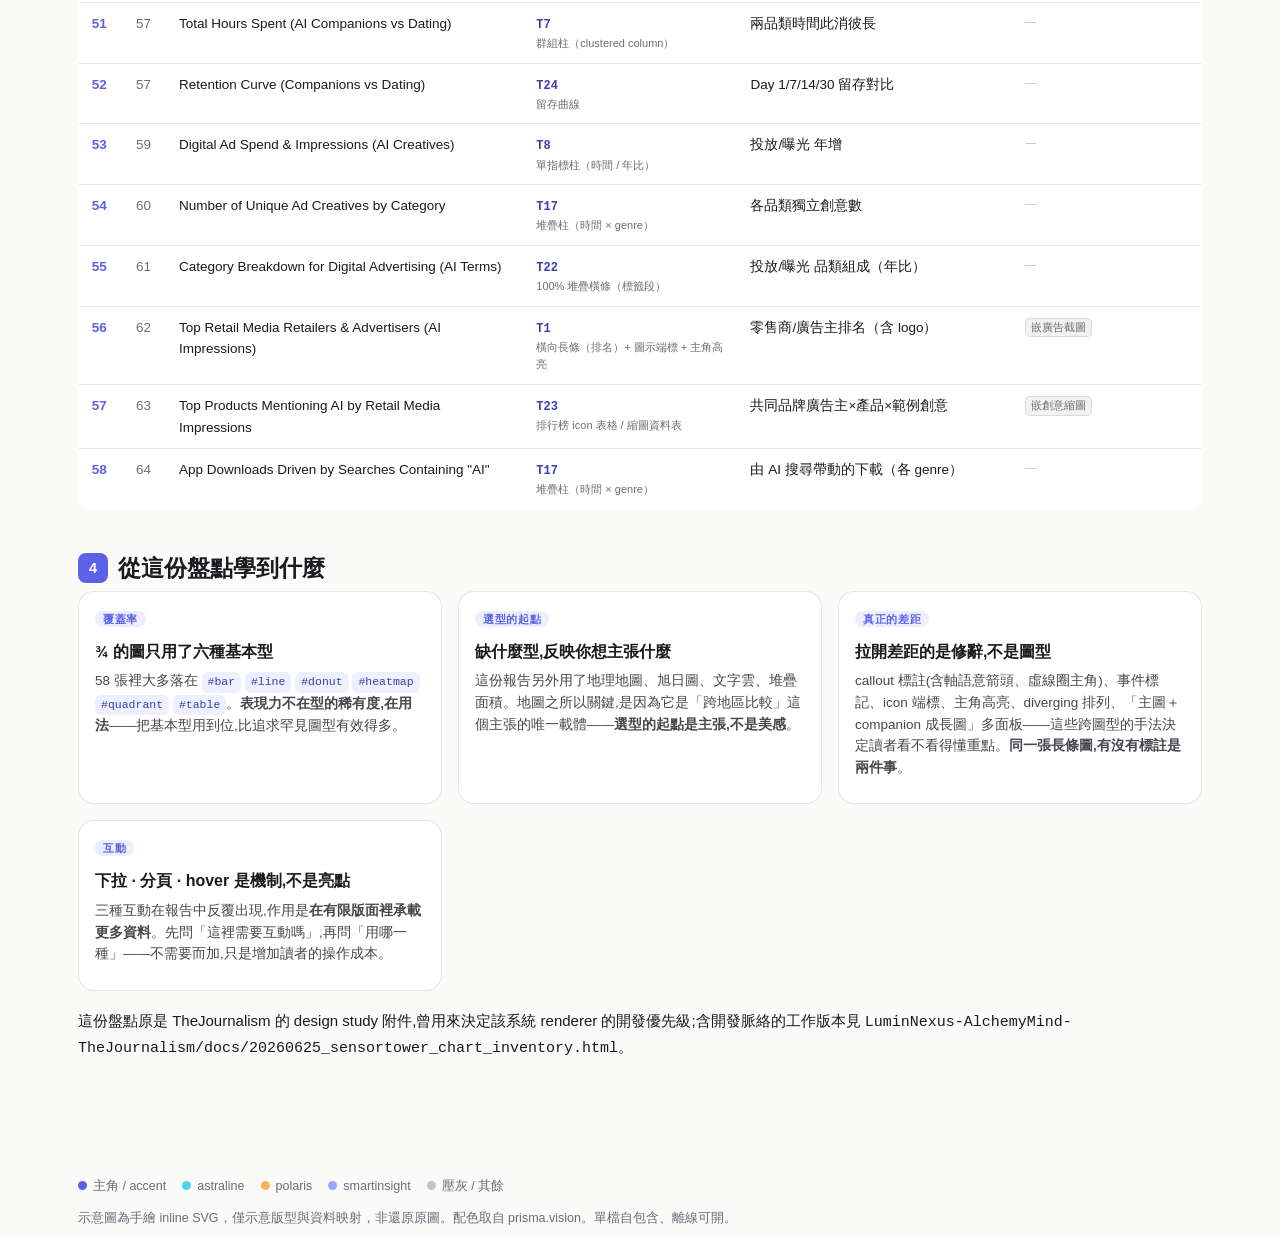
<file: general/chart-type-gallery.html>
<!DOCTYPE html>
<html lang="zh-Hant">
<head>
<meta charset="UTF-8">
<meta name="viewport" content="width=device-width, initial-scale=1.0">
<title>Sensor Tower《State of AI 2026》圖表窮舉與類型圖鑑</title>
<style>
  :root{
    --bg:#fafaf9; --panel:#f2f2f0; --white:#fff;
    --bd:rgba(18,18,23,.10); --bd2:rgba(18,18,23,.18);
    --ink:#1a1a1f; --ink2:#46464d; --ink3:#6c6c75;
    --accent:#5b62e8; --accent-soft:#eceefe;
    --astra:#4dd4e8; --polaris:#ffb057; --smart:#9da3ff;
    --spectrum:linear-gradient(90deg,#ff6b6b,#ffa94d,#ffd43b,#51cf66,#4dd4e8,#4d8bf0,#9775fa);
    --new:#e8f8ee; --new-bd:#51cf66; --gap:#fff4e6; --gap-bd:#ffb057;
  }
  *{box-sizing:border-box}
  html{scroll-behavior:smooth}
  body{margin:0;background:var(--bg);color:var(--ink);
    font-family:Inter,-apple-system,"Segoe UI","Noto Sans TC","PingFang TC",sans-serif;
    line-height:1.6;font-size:15px;-webkit-font-smoothing:antialiased}
  .spectrum-bar{height:6px;background:var(--spectrum)}
  header{max-width:1180px;margin:0 auto;padding:46px 28px 8px}
  .kicker{font-size:13px;letter-spacing:.14em;text-transform:uppercase;color:var(--accent);font-weight:700}
  h1{font-size:34px;font-weight:800;margin:.25em 0 .15em;letter-spacing:-.01em}
  .sub{color:var(--ink2);font-size:16px;max-width:760px}
  .meta{color:var(--ink3);font-size:13px;margin-top:10px}
  main{max-width:1180px;margin:0 auto;padding:8px 28px 80px}
  section{margin-top:40px}
  h2{font-size:23px;font-weight:800;margin:0 0 4px;display:flex;align-items:center;gap:10px}
  h2 .n{display:inline-flex;width:30px;height:30px;border-radius:8px;background:var(--accent);color:#fff;
    font-size:15px;align-items:center;justify-content:center;font-weight:700}
  .lead{color:var(--ink2);margin:.2em 0 18px;max-width:840px}

  /* stat strip */
  .stats{display:grid;grid-template-columns:repeat(4,1fr);gap:14px;margin-top:22px}
  .stat{background:var(--white);border:1px solid var(--bd);border-radius:14px;padding:16px 18px}
  .stat .v{font-size:30px;font-weight:900;color:var(--accent);line-height:1}
  .stat .l{font-size:13px;color:var(--ink3);margin-top:6px}
  @media(max-width:720px){.stats{grid-template-columns:repeat(2,1fr)}}

  /* interaction chips */
  .chips{display:grid;grid-template-columns:repeat(auto-fill,minmax(240px,1fr));gap:14px}
  .chip{background:var(--white);border:1px solid var(--bd);border-radius:14px;padding:15px 16px}
  .chip h4{margin:0 0 4px;font-size:15px;display:flex;align-items:center;gap:8px}
  .chip p{margin:0;color:var(--ink2);font-size:13.5px}
  .chip .eg{margin-top:8px;font-size:12px;color:var(--ink3)}
  .dot{width:9px;height:9px;border-radius:50%;display:inline-block}

  /* gallery */
  .gal{display:grid;grid-template-columns:repeat(auto-fill,minmax(330px,1fr));gap:16px}
  .card{background:var(--white);border:1px solid var(--bd);border-radius:16px;overflow:hidden;
    display:flex;flex-direction:column;transition:box-shadow .15s,transform .15s}
  .card:hover{box-shadow:0 8px 28px rgba(18,18,23,.09);transform:translateY(-2px)}
  .card .viz{background:linear-gradient(180deg,#fbfbfa,#f4f4f2);border-bottom:1px solid var(--bd);
    padding:14px;display:flex;align-items:center;justify-content:center;min-height:148px}
  .card .body{padding:14px 16px 16px}
  .tcode{font-size:11px;font-weight:800;letter-spacing:.06em;color:var(--accent);
    background:var(--accent-soft);padding:2px 8px;border-radius:20px}
  .card h3{font-size:16px;margin:9px 0 6px;font-weight:800}
  .card .purpose{font-size:13.5px;color:var(--ink2);margin:0 0 9px}
  .row{font-size:12.5px;color:var(--ink3);margin:3px 0}
  .row b{color:var(--ink2);font-weight:600}
  .rend{display:inline-block;font-family:ui-monospace,SFMono-Regular,Menlo,monospace;font-size:11.5px;
    background:#eef0ff;color:#3b3fb0;border-radius:6px;padding:1px 6px}
  .rend.gapr{background:var(--gap);color:#b06a12}
  .tag-new{font-size:10.5px;font-weight:700;color:#1f7a3d;background:var(--new);border:1px solid var(--new-bd);
    border-radius:20px;padding:1px 7px;margin-left:6px}

  /* table */
  .ctrls{display:flex;gap:10px;flex-wrap:wrap;align-items:center;margin:6px 0 14px}
  .ctrls input{flex:1;min-width:220px;padding:10px 13px;border:1px solid var(--bd2);border-radius:10px;
    font-size:14px;background:var(--white);color:var(--ink)}
  .ctrls select{padding:10px 13px;border:1px solid var(--bd2);border-radius:10px;background:var(--white);font-size:14px;color:var(--ink)}
  .count{font-size:13px;color:var(--ink3)}
  table{width:100%;border-collapse:collapse;background:var(--white);border:1px solid var(--bd);
    border-radius:14px;overflow:hidden;font-size:13.5px}
  thead th{background:#1e1e28;color:#fff;text-align:left;padding:11px 12px;font-weight:600;
    cursor:pointer;user-select:none;white-space:nowrap;position:sticky;top:0}
  thead th:hover{background:#2a2a38}
  thead th .ar{opacity:.5;font-size:11px}
  tbody td{padding:10px 12px;border-top:1px solid var(--bd);vertical-align:top}
  tbody tr:hover{background:#f7f7fb}
  td.num{font-weight:800;color:var(--accent);text-align:center;width:38px}
  td.pg{text-align:center;color:var(--ink3);width:42px}
  .ty{font-family:ui-monospace,Menlo,monospace;font-size:12px;color:#3b3fb0;font-weight:700;white-space:nowrap}
  .ix{font-size:11px;color:var(--ink3)}
  .ix .b{display:inline-block;background:var(--panel);border:1px solid var(--bd);border-radius:5px;padding:0 5px;margin:1px 2px 0 0}

  footer{max-width:1180px;margin:0 auto;padding:10px 28px 50px;color:var(--ink3);font-size:12.5px}
  .legend{display:flex;gap:16px;flex-wrap:wrap;margin:10px 0 0;font-size:12.5px;color:var(--ink3)}
  .legend span{display:inline-flex;align-items:center;gap:6px}
  a{color:var(--accent)}
  /* mini svg helpers */
  svg .ax{stroke:#c9c9cf;stroke-width:1}
  svg .mut{fill:#c4c4cc}
  svg .hero{fill:var(--accent)}
  svg .s2{fill:var(--astra)} svg .s3{fill:var(--polaris)} svg .s4{fill:var(--smart)}
  svg text{font-family:Inter,sans-serif}
</style>
</head>
<body>
<div class="spectrum-bar"></div>
<header>
  <div class="kicker">LearningMap · Reference · 圖表素養</div>
  <h1>Sensor Tower《State of AI 2026》圖表窮舉與類型圖鑑</h1>
  <p class="sub">逐頁看完 65 頁網頁報告，窮舉出 <b>58 張資料圖表</b>，整理成 <b>22 種類型</b> 的示意圖＋目的＋適合場景，可作為「市場情報報告該怎麼畫圖」的型錄與選型參考。</p>
  <div class="meta">原始盤點 2026-06-25 · leana · 教材版快照 2026-07-24 · 來源報告：Sensor Tower《State of AI 2026》</div>
  <div class="stats">
    <div class="stat"><div class="v">58</div><div class="l">資料圖表（不含封面 / 數字卡 / logo 牆 / TOC / 分隔頁）</div></div>
    <div class="stat"><div class="v">22</div><div class="l">不同圖表「型」</div></div>
    <div class="stat"><div class="v">7</div><div class="l">反覆出現的互動 / 呈現手法</div></div>
    <div class="stat"><div class="v">65</div><div class="l">逐頁看完的報告頁數</div></div>
  </div>
</header>

<main>

<!-- ===== 互動手法 ===== -->
<section id="interactions">
  <h2><span class="n">1</span>反覆出現的互動 / 呈現手法</h2>
  <p class="lead">整份報告只用「兩色＋主角高亮」，圖表卻不單調——靠少數幾個<b>可重複機制</b>撐起 58 張圖。這些正是 design study「抄結構、不抄品牌」要對齊的部分。</p>
  <div class="chips">
    <div class="chip"><h4><span class="dot" style="background:var(--accent)"></span>下拉選單 ◀▶</h4><p>同一張圖換維度（市場 / 國家 / app / genre）。同一 extractor 換 filter，天生可重複、零手填。</p><div class="eg">例：#3、#6、#16–18、#21、#28、#38–40、#46、#50</div></div>
    <div class="chip"><h4><span class="dot" style="background:var(--astra)"></span>分頁切換 tab</h4><p>同一張圖換指標或對象（Downloads ↔ Market Share、各 advertiser）。</p><div class="eg">例：#19、#20、#26、#33、#43、#44</div></div>
    <div class="chip"><h4><span class="dot" style="background:var(--polaris)"></span>hover tooltip / Interact</h4><p>互動圖鼓勵 hover 顯數值；部分點圖直接標「Interact」。</p><div class="eg">例：#36（週末使用定位）</div></div>
    <div class="chip"><h4><span class="dot" style="background:var(--smart)"></span>標註框 callout</h4><p>把結論畫在圖上：「+228%」框、虛線橢圓圈主角、坐標軸語意箭頭。</p><div class="eg">例：#4、#9、#11、#25、#31、#32、#38</div></div>
    <div class="chip"><h4><span class="dot" style="background:#ff6b6b"></span>嵌入截圖當證據</h4><p>真實 app 畫面 / 官方聲明 / 廣告創意截圖直接放進圖內。</p><div class="eg">例：#4、#12、#44、#49、#56、#57</div></div>
    <div class="chip"><h4><span class="dot" style="background:#4d8bf0"></span>icon / logo 當標籤</h4><p>app icon、品牌 logo 取代文字軸標 / 柱端標籤。</p><div class="eg">例：#1、#10、#28、#34、#56、#57</div></div>
    <div class="chip"><h4><span class="dot" style="background:#9775fa"></span>主角高亮、其餘壓灰</h4><p>hero 塗品牌色、其他深灰，一秒鎖定焦點。</p><div class="eg">例：#1、#50</div></div>
  </div>
</section>

<!-- ===== 類型圖鑑 ===== -->
<section id="gallery">
  <h2><span class="n">2</span>圖表類型圖鑑（22 種型 · 含示意圖）</h2>
  <p class="lead">每張示意圖手繪自報告實樣。<span class="tag-new">新 renderer</span> = 我們目前沒有、M2 需新增；<span class="rend gapr">擴充</span> = 既有 renderer 要加通用能力。</p>
  <div class="gal" id="galGrid"></div>
</section>

<!-- ===== 完整清單 ===== -->
<section id="list">
  <h2><span class="n">3</span>完整圖表清單（58 張 · 可搜尋排序）</h2>
  <div class="ctrls">
    <input id="q" placeholder="搜尋標題 / 類型 / 目的…（例：地圖、堆疊、ChatGPT、留存）">
    <select id="fType"><option value="">全部類型</option></select>
    <span class="count" id="cnt"></span>
  </div>
  <table id="tbl">
    <thead><tr>
      <th data-k="id"># <span class="ar">↕</span></th>
      <th data-k="pg">頁 <span class="ar">↕</span></th>
      <th data-k="title">標題 <span class="ar">↕</span></th>
      <th data-k="type">類型 <span class="ar">↕</span></th>
      <th data-k="purpose">目的</th>
      <th data-k="ix">互動</th>
    </tr></thead>
    <tbody id="tb"></tbody>
  </table>
</section>

<!-- ===== 啟示 ===== -->
<section id="takeaway">
  <h2><span class="n">4</span>從這份盤點學到什麼</h2>
  <div class="gal">
    <div class="card"><div class="body"><span class="tcode">覆蓋率</span><h3>¾ 的圖只用了六種基本型</h3><p class="purpose">58 張裡大多落在 <span class="rend">#bar</span> <span class="rend">#line</span> <span class="rend">#donut</span> <span class="rend">#heatmap</span> <span class="rend">#quadrant</span> <span class="rend">#table</span>。<b>表現力不在型的稀有度,在用法</b>——把基本型用到位,比追求罕見圖型有效得多。</p></div></div>
    <div class="card"><div class="body"><span class="tcode">選型的起點</span><h3>缺什麼型,反映你想主張什麼</h3><p class="purpose">這份報告另外用了地理地圖、旭日圖、文字雲、堆疊面積。地圖之所以關鍵,是因為它是「跨地區比較」這個主張的唯一載體——<b>選型的起點是主張,不是美感</b>。</p></div></div>
    <div class="card"><div class="body"><span class="tcode">真正的差距</span><h3>拉開差距的是修辭,不是圖型</h3><p class="purpose">callout 標註(含軸語意箭頭、虛線圈主角)、事件標記、icon 端標、主角高亮、diverging 排列、「主圖＋companion 成長圖」多面板——這些跨圖型的手法決定讀者看不看得懂重點。<b>同一張長條圖,有沒有標註是兩件事</b>。</p></div></div>
    <div class="card"><div class="body"><span class="tcode">互動</span><h3>下拉 · 分頁 · hover 是機制,不是亮點</h3><p class="purpose">三種互動在報告中反覆出現,作用是<b>在有限版面裡承載更多資料</b>。先問「這裡需要互動嗎」,再問「用哪一種」——不需要而加,只是增加讀者的操作成本。</p></div></div>
  </div>
  <p class="purpose" style="margin-top:18px">這份盤點原是 TheJournalism 的 design study 附件,曾用來決定該系統 renderer 的開發優先級;含開發脈絡的工作版本見 <code>LuminNexus-AlchemyMind-TheJournalism/docs/20260625_sensortower_chart_inventory.html</code>。</p>
</section>
</main>

<footer>
  <div class="legend">
    <span><span class="dot" style="background:var(--accent)"></span>主角 / accent</span>
    <span><span class="dot" style="background:var(--astra)"></span>astraline</span>
    <span><span class="dot" style="background:var(--polaris)"></span>polaris</span>
    <span><span class="dot" style="background:var(--smart)"></span>smartinsight</span>
    <span><span class="dot" style="background:#c4c4cc"></span>壓灰 / 其餘</span>
  </div>
  <p>示意圖為手繪 inline SVG，僅示意版型與資料映射，非還原原圖。配色取自 prisma.vision。單檔自包含、離線可開。</p>
</footer>

<script>
/* ---------- mini SVG schematic factory ---------- */
const W=300,H=140;
function svg(inner){return `<svg viewBox="0 0 ${W} ${H}" width="100%" height="148">${inner}</svg>`}
const ax=(x1,y1,x2,y2)=>`<line class="ax" x1="${x1}" y1="${y1}" x2="${x2}" y2="${y2}"/>`;
function rect(x,y,w,h,c){return `<rect x="${x}" y="${y}" width="${w}" height="${h}" rx="2" fill="${c}"/>`}
function poly(pts,c,sw){return `<polyline points="${pts}" fill="none" stroke="${c}" stroke-width="${sw||2.4}" stroke-linecap="round" stroke-linejoin="round"/>`}

const SCH={
 T1(){ // ranking hbar + hero
   let r='';const lab=[110,80,62,50,40];const cy=[18,42,66,90,114];
   lab.forEach((w,i)=>{r+=rect(70,cy[i],w*1.3,16,i==0?'var(--accent)':'#c4c4cc')});
   [18,42,66,90,114].forEach((y,i)=>{r+=`<circle cx="${72+lab[i]*1.3+9}" cy="${y+8}" r="8" fill="${i==0?'#5b62e8':'#3a3a44'}"/>`});
   return svg(ax(68,8,68,130)+r);
 },
 T2(){let r=ax(28,8,28,120)+ax(28,120,292,120);
   r+=poly('30,96 80,78 130,84 180,55 230,40 285,30','var(--accent)');
   r+=poly('30,110 80,104 130,98 180,92 230,70 285,52','var(--astra)');
   r+=poly('30,116 80,114 130,112 180,108 230,104 285,96','var(--polaris)');
   return svg(r);},
 T3(){let r=ax(28,8,28,120)+ax(28,120,292,120);
   r+=`<path d="M28,120 L28,40 L160,30 L292,22 L292,120 Z" fill="var(--accent)" opacity=".85"/>`;
   r+=`<path d="M28,40 L160,30 L292,22 L292,12 L160,16 L28,28 Z" fill="var(--astra)" opacity=".8"/>`;
   r+=`<path d="M28,28 L160,16 L292,12 L292,8 L160,10 L28,20 Z" fill="var(--polaris)" opacity=".8"/>`;
   return svg(r);},
 T4(){let r=ax(28,8,28,120)+ax(28,120,292,120);
   r+=`<path d="M28,120 L28,100 L120,72 L210,52 L292,40 L292,120 Z" fill="var(--accent)" opacity=".8"/>`;
   r+=`<path d="M28,100 L120,72 L210,52 L292,40 L292,30 L210,40 L120,60 L28,90 Z" fill="var(--astra)" opacity=".75"/>`;
   return svg(r);},
 T5(){let r=ax(28,8,28,120)+ax(28,120,292,120);
   r+=`<line x1="150" y1="14" x2="150" y2="120" stroke="#bbb" stroke-dasharray="4 4"/>`;
   r+=poly('30,100 70,92 110,96 150,30 190,72 230,66 285,58','var(--accent)');
   r+=poly('30,104 70,100 110,98 150,90 190,80 230,84 285,70','var(--polaris)');
   r+=`<rect x="178" y="14" width="104" height="30" rx="6" fill="#fff" stroke="var(--astra)" stroke-width="1.4"/><text x="230" y="33" font-size="12" font-weight="700" fill="var(--accent)" text-anchor="middle">+202%</text>`;
   return svg(r);},
 T6(){let r=ax(20,12,20,108)+ax(20,108,148,108)+ax(168,12,168,108)+ax(168,108,292,108);
   r+=poly('22,86 60,70 100,76 145,52','var(--accent)')+poly('22,96 60,90 100,86 145,80','var(--astra)');
   r+=poly('170,80 210,60 250,66 289,44','var(--accent)')+poly('170,90 210,84 250,70 289,64','var(--polaris)');
   r+=`<rect x="20" y="118" width="128" height="0"/>`;
   return svg(r);},
 T7(){let r=ax(28,8,28,120)+ax(28,120,292,120);let x=44;
   for(let g=0;g<4;g++){r+=rect(x,120-40,11,40,'#3a3a44')+rect(x+12,120-58,11,58,'var(--smart)')+rect(x+24,120-72,11,72,'var(--astra)');x+=62;}
   return svg(r);},
 T8(){let r=ax(28,8,28,120)+ax(28,120,292,120);let x=44;const h=[18,30,42,60,78,96];
   h.forEach(v=>{r+=rect(x,120-v,26,v,'var(--accent)');x+=42;});return svg(r);},
 T9(){let r=ax(28,8,28,120)+ax(28,120,292,120);
   const cols=[60,120,180,240];const cs=['var(--accent)','#3a3a44','var(--smart)','var(--polaris)'];
   cols.forEach((cx,i)=>{[30,52,74,96].forEach((cy,j)=>{r+=`<circle cx="${cx}" cy="${cy+(i%2?6:0)}" r="5" fill="${cs[j]}"/>`});
     if(i==0)r+=`<ellipse cx="${cx}" cy="63" rx="13" ry="42" fill="none" stroke="#bbb" stroke-dasharray="3 3"/>`;});
   return svg(r);},
 T10(){let r=`<g transform="translate(78,72)"><circle r="42" fill="none" stroke="var(--accent)" stroke-width="16"/>`+
   `<path d="M0,-42 A42,42 0 0,1 40,-12" fill="none" stroke="var(--polaris)" stroke-width="16"/>`+
   `<path d="M0,-42 A42,42 0 0,0 -36,22" fill="none" stroke="var(--smart)" stroke-width="16"/></g>`;
   [0,1,2,3,4].forEach(i=>{r+=rect(170,22+i*20,90-i*14,13,i==0?'var(--accent)':'#c4c4cc')});
   return svg(r);},
 T11(){let r='';const cs=['#eceefe','#cfd3fb','#9da3ff','#5b62e8','#3b3fb0'];
   for(let y=0;y<4;y++)for(let x=0;x<7;x++){r+=rect(40+x*34,20+y*26,30,22,cs[(x*3+y*2)%5])}
   r+=`<text x="20" y="34" font-size="9" fill="#888">●</text>`;return svg(r);},
 T12(){let r=ax(24,8,24,86)+ax(24,86,150,86)+ax(168,8,168,86)+ax(168,86,292,86);
   let x=36;[20,34,52,70].forEach(v=>{r+=rect(x,86-v,18,v,'var(--astra)');x+=28;});
   x=180;[22,40,58,76].forEach(v=>{r+=rect(x,86-v,18,v,'var(--smart)');x+=28;});
   r+=ax(24,118,24,134)+ax(24,134,150,134);let x2=40;[8,16,12,20].forEach(v=>{r+=rect(x2,134-v,16,v,'#c79cf0');x2+=28;});
   return svg(r);},
 T13(){ // world choropleth (abstract blobs)
   let r=`<rect x="20" y="14" width="260" height="112" rx="8" fill="#eef1ff"/>`;
   r+=`<path d="M40,40 q30,-12 60,4 q20,18 -6,30 q-40,10 -54,-8 z" fill="var(--accent)"/>`;
   r+=`<path d="M130,34 q40,-8 70,10 q14,26 -20,38 q-44,6 -54,-14 z" fill="var(--smart)"/>`;
   r+=`<path d="M118,86 q26,-6 40,8 q6,16 -18,22 q-28,2 -30,-14 z" fill="var(--polaris)"/>`;
   r+=`<path d="M210,80 q24,-4 34,10 q2,14 -18,18 q-22,0 -22,-12 z" fill="#c4c4cc"/>`;
   return svg(r);},
 T14(){ // US states + table
   let r=`<path d="M22,40 q60,-16 130,-4 q30,18 6,46 q-70,18 -130,2 z" fill="#dcd6fb"/>`;
   r+=`<path d="M60,46 q26,-4 30,16 q-8,16 -28,12 q-12,-14 -2,-28z" fill="var(--accent)"/>`;
   r+=`<path d="M100,52 q22,0 22,16 q-10,12 -26,6 q-6,-16 4,-22z" fill="#9da3ff"/>`;
   for(let i=0;i<5;i++){r+=rect(196,22+i*20,86,14,i%2?'#f2f2f0':'#fff');r+=`<line x1="196" y1="${36+i*20}" x2="282" y2="${36+i*20}" stroke="#e6e6ea"/>`}
   return svg(r);},
 T15(){let r=ax(150,10,150,128)+ax(24,69,292,69);
   r+=`<text x="156" y="20" font-size="9" fill="#999">▲</text><text x="285" y="64" font-size="9" fill="#999">▶</text>`;
   [[90,40,16,'var(--accent)'],[200,52,10,'var(--astra)'],[120,95,13,'var(--polaris)'],[225,92,8,'var(--smart)'],[70,82,7,'#3a3a44']].forEach(b=>{r+=`<circle cx="${b[0]}" cy="${b[1]}" r="${b[2]}" fill="${b[3]}" opacity=".8"/>`});
   return svg(r);},
 T16(){let r=ax(28,8,28,120)+ax(28,120,292,120);let x=46;
   for(let g=0;g<5;g++){const tot=104;r+=rect(x,16,30,tot*.5,'var(--accent)')+rect(x,16+tot*.5,30,tot*.25,'var(--astra)')+rect(x,16+tot*.75,30,tot*.15,'var(--polaris)')+rect(x,16+tot*.9,30,tot*.1,'#c4c4cc');x+=50;}
   return svg(r);},
 T17(){let r=ax(28,8,28,120)+ax(28,120,292,120);let x=40;const hs=[18,26,34,46,60,78,98];
   hs.forEach(v=>{let y=120;[[.45,'var(--accent)'],[.25,'var(--smart)'],[.18,'var(--polaris)'],[.12,'#c4c4cc']].forEach(s=>{const h=v*s[0];y-=h;r+=rect(x,y,22,h,s[1])});x+=36;});
   return svg(r);},
 T18(){let r=`<g transform="translate(150,72)">`;
   const seg=(r1,r2,a1,a2,c)=>{const p=(a,rr)=>[Math.cos(a)*rr,Math.sin(a)*rr];const[x1,y1]=p(a1,r1),[x2,y2]=p(a2,r1),[x3,y3]=p(a2,r2),[x4,y4]=p(a1,r2);return `<path d="M${x1},${y1} A${r1},${r1} 0 0,1 ${x2},${y2} L${x3},${y3} A${r2},${r2} 0 0,0 ${x4},${y4} Z" fill="${c}"/>`};
   r+=seg(20,34,-1.4,1.0,'var(--accent)')+seg(20,34,1.0,2.0,'var(--polaris)')+seg(20,34,2.0,4.88,'#c4c4cc');
   r+=seg(36,52,-1.4,-.2,'var(--astra)')+seg(36,52,-.2,.5,'#9da3ff')+seg(36,52,.5,1.0,'#7d83f0')+seg(36,52,1.0,1.7,'#ffd07a')+seg(36,52,1.7,4.88,'#d8d8de');
   return svg(r+'</g>');},
 T19(){let r=`<g transform="translate(80,72)"><circle r="40" fill="none" stroke="var(--smart)" stroke-width="15"/><path d="M0,-40 A40,40 0 0,1 28,-28" fill="none" stroke="var(--accent)" stroke-width="15"/><path d="M0,-40 A40,40 0 0,0 -34,20" fill="none" stroke="var(--astra)" stroke-width="15"/></g>`;
   r+=`<g transform="translate(220,72)"><circle r="40" fill="none" stroke="var(--accent)" stroke-width="15"/><path d="M0,-40 A40,40 0 0,1 38,12" fill="none" stroke="var(--polaris)" stroke-width="15"/><path d="M0,-40 A40,40 0 0,0 -22,-33" fill="none" stroke="#c4c4cc" stroke-width="15"/></g>`;
   return svg(r);},
 T20(){const words=[['powered',26,150,60,'var(--ink)'],['assistant',18,150,82,'var(--ink2)'],['technology',16,150,98,'var(--ink2)'],['chatbot',13,80,46,'var(--accent)'],['image',13,225,52,'var(--astra)'],['music',12,238,90,'#ff6b6b'],['tutor',12,210,108,'var(--polaris)'],['smart',12,70,98,'var(--smart)'],['photo',12,235,30,'var(--accent)'],['agent',11,90,120,'var(--ink3)'],['video',11,210,30,'var(--ink3)']];
   let r='';words.forEach(w=>{r+=`<text x="${w[2]}" y="${w[3]}" font-size="${w[1]}" font-weight="700" fill="${w[4]}" text-anchor="middle">${w[0]}</text>`});return svg(r);},
 T21(){let r=ax(150,8,150,124);
   const rows=[28,48,68,88,108];const lw=[110,70,46,30,20];const rw=[120,60,40,26,16];
   rows.forEach((y,i)=>{r+=rect(150-lw[i],y-8,lw[i],14,'var(--astra)')+rect(150,y-8,rw[i],14,'var(--accent)')});
   return svg(r);},
 T22(){let r='';[26,60,94].forEach((y,i)=>{let x=30;[[.18,'var(--astra)'],[.14,'var(--accent)'],[.2,'var(--smart)'],[.1,'var(--polaris)'],[.16,'#3a3a44'],[.22,'#c4c4cc']].forEach(s=>{const w=s[0]*250;r+=rect(x,y,w,22,s[1]);x+=w});});
   return svg(r);},
 T23(){let r='';for(let y=0;y<4;y++){r+=rect(24,16+y*28,252,24,y%2?'#f7f7fb':'#fff');r+=`<circle cx="40" cy="28+${y*28}" r="8" fill="${y==0?'var(--accent)':'#cdd0e8'}"/>`;}
   // redo with proper y
   r='';for(let y=0;y<4;y++){const yy=16+y*28;r+=rect(24,yy,252,24,y%2?'#f7f7fb':'#fff')+`<rect x="34" y="${yy+5}" width="14" height="14" rx="3" fill="${y==0?'var(--accent)':'#cdd0e8'}"/>`+rect(58,yy+8,120,8,'#d6d6dc')+rect(210,yy+8,40,8,'var(--astra)')}
   return svg(r);},
 T24(){let r=ax(28,8,28,118)+ax(28,118,292,118);
   r+=poly('40,30 120,92 200,104 280,110','var(--accent)');
   r+=poly('40,22 120,86 200,98 280,102','var(--polaris)');
   ['40','120','200','280'].forEach(x=>r+=`<circle cx="${x}" cy="118" r="2.5" fill="#999"/>`);
   return svg(r);},
 T25(){let r=ax(28,8,28,120)+ax(28,120,292,120);let x=46;[26,46,70,98].forEach(v=>{r+=rect(x,120-v,30,v,i=>'')||rect(x,120-v,30,v,'var(--accent)');x+=46;});
   r+=`<circle cx="250" cy="40" r="26" fill="var(--astra)"/><text x="250" y="44" font-size="12" font-weight="800" fill="#0a3" text-anchor="middle">+228%</text>`;
   r=ax(28,8,28,120)+ax(28,120,222,120);x=46;[26,46,70,98].forEach(v=>{r+=rect(x,120-v,26,v,'var(--accent)');x+=42;});
   r+=`<circle cx="258" cy="44" r="26" fill="var(--astra)"/><text x="258" y="40" font-size="11" font-weight="800" fill="#0a6" text-anchor="middle">+228</text><text x="258" y="52" font-size="8" fill="#0a6" text-anchor="middle">vs Q1</text>`;
   return svg(r);}
};

/* ---------- type catalog ---------- */
const TYPES=[
 ['T1','橫向長條（排名）+ 圖示端標 + 主角高亮','排序比較、一眼看出領先者','少數實體排名（速度、規模、聲量）','#1 達 10 億最快 · #50 子類排名 · #56 零售商/廣告主','#hbar','擴充：icon端標+主角高亮'],
 ['T2','多系列折線（時間序列）','趨勢、競品隨時間消長','3–9 條系列、時間軸','#2 用戶量 · #7/#8 導流佔比 · #35 使用頻率 · #41 TV曝光','#line',''],
 ['T3','100% 堆疊面積（份額隨時間）','組成份額如何隨時間移動','市佔此消彼長','#3 True Audience 市佔（ChatGPT 跌破 50%）','','新增 area'],
 ['T4','堆疊面積（量隨時間）','總量成長 + 內部組成','量 + 組成同時看','#6 導流量 · #46 加 AI 詞的 app 數','','新增 area'],
 ['T5','標註折線 + 事件標記 + 嵌截圖','把因果 / 事件釘在趨勢上','需要解釋「為什麼這裡跳」','#4 解除安裝 +202% · #11 轉換 · #36 週末','#line','擴充：callout+事件'],
 ['T6','並排雙折線（+下拉）','同結構兩面切換比較','兩個對象 / 兩個 segment','#5 用戶分群 · #22 ARPU/付費 · #37 親和度','#line ×2',''],
 ['T7','群組柱（clustered column）','多類別 × 多系列比較','類別少、系列 2–5','#10 Rufus/Sparky · #34 各 app 各季 · #40 兩期 · #49/#51','#bar (group_by)',''],
 ['T8','單指標柱（時間 / 年比）','單一量隨時間 / 年增','最樸素的量比較','#13 看廣告佔比 · #53 投放年比','#bar',''],
 ['T9','群組點圖 / 類別散點 + callout','多指標散布在多類別上比較','一個類別軸、多個指標點','#9 流量vs引用 · #32 人物誌傾向','#scatter','擴充：類別分組+callout'],
 ['T10','甜甜圈 + 橫條 組合','組成（donut）+ 明細排名（bar）','主組成 + 細項排行','#14 ChatGPT 廣告品類','#donut + #hbar',''],
 ['T11','熱力圖矩陣','兩維交叉、整面比強弱','行列各 5–15、看模式','#15 通路 × 品類','#heatmap',''],
 ['T12','多面板柱 + 成長 companion（+下拉）','主指標 + 其 HoH/YoY 成長並陳','量 + 成長率一起講','#16 下載/營收 · #17 時間/工作階段 · #18 網站','#bar 多面板','擴充：companion組裝'],
 ['T13','類別世界地圖（choropleth）','各國領先者 / 地理分布','地理、類別著色','#23 各國 MAU 領先 · #24 成長領先','','新增 geo map'],
 ['T14','連續美國州地圖 + 表','州級強弱 + 明細表','美國市場深掘','#43 各州投放 + metro 排名','','新增 US states'],
 ['T15','泡泡 / 象限定位','兩軸定位、競爭格局','把對象放進兩維象限','#25 導流依賴 · #31 年輕×女性 · #36 週末','#quadrant',''],
 ['T16','100% 堆疊柱（組成）','各對象內部組成佔比','各對象組成對比','#21 發行商國別 · #26 新進者 · #29 性別','#bar (stacked,normalize)',''],
 ['T17','堆疊柱（時間 × genre）','多類別量隨時間堆疊','長時間 × 多 genre','#47/#48 下載/營收 · #54 創意數 · #58 搜尋下載','#bar (group_by+stacked)',''],
 ['T18','旭日圖 / 巢狀甜甜圈','階層組成（channel→platform）','兩層以上階層佔比','#39 通路→平台','','新增 sunburst'],
 ['T19','甜甜圈對照（前後）','兩期組成對比','before/after 組成','#44 創意主題 H1 25 vs YTD 26','#donut ×2',''],
 ['T20','文字雲','高頻關鍵詞概覽','文字頻率、氛圍','#45 描述中 AI 後高頻詞','','新增 word cloud'],
 ['T21','發散 / 雙向長條（inbound↔outbound）','雙向量對稱比較','進 vs 出、正 vs 負','#33 通路導流 進出','#hbar','擴充：diverging'],
 ['T22','100% 堆疊橫條（標籤段）','少數年份的組成對比','2–4 列、每段標數字','#42 NFL 分配 · #55 投放品類年比','#hbar (stacked,normalize)',''],
 ['T23','排行榜 icon 表格 / 縮圖資料表','排名榜（icon）/ 範例明細表','榜單、明細、含圖','#28 各市場榜 · #57 產品×創意','#table','擴充：icon/縮圖'],
 ['T24','留存曲線','留存（Day1/7/14/30）','留存對比','#52 companions vs dating','#line',''],
 ['T25','柱 + 成長 callout 泡泡 + 側欄清單','量 + 成長率 + 條件說明','量 + 醒目成長 + 補充','#38 各國廣告投放','#bar','擴充：callout泡泡'],
];

const gal=document.getElementById('galGrid');
TYPES.forEach(t=>{
  const isNew=t[6].includes('新增');const isExt=t[6].includes('擴充');
  const rendHtml = t[5]? t[5].split(' + ').map(x=>`<span class="rend">${x}</span>`).join(' ') : '<span class="rend gapr">無對應</span>';
  const tagExtra = isNew?'<span class="tag-new" style="background:var(--gap);border-color:var(--gap-bd);color:#b06a12">新 renderer</span>'
                   :isExt?'<span class="tag-new">擴充既有</span>':'';
  const noteHtml = t[6]?`<div class="row"><b>落差：</b><span class="${isNew?'rend gapr':'rend'}">${t[6]}</span></div>`:'';
  const card=document.createElement('div');card.className='card';
  card.innerHTML=`<div class="viz">${(SCH[t[0]]||(()=>''))()}</div>
    <div class="body">
      <span class="tcode">${t[0]}</span>${tagExtra}
      <h3>${t[1]}</h3>
      <p class="purpose">${t[2]}</p>
      <div class="row"><b>適合：</b>${t[3]}</div>
      <div class="row"><b>例子：</b>${t[4]}</div>
      <div class="row"><b>renderer：</b>${rendHtml}</div>
      ${noteHtml}
    </div>`;
  gal.appendChild(card);
});

/* ---------- full list ---------- */
const FIG=[
 [1,6,'Years to Reach 1 Billion Monthly Active Users','T1','ChatGPT 達 10 億用戶最快 → 排序比較','主角高亮'],
 [2,8,'True Audience for Top AI Assistants','T2','9 家助理用戶量隨時間',''],
 [3,9,'True Audience Market Share','T3','市佔隨時間移動（ChatGPT 跌破 50%）','地區下拉'],
 [4,10,'Indexed Uninstalls for Top AI Assistants','T5','事件 → 解除安裝飆 +202%','callout、嵌截圖'],
 [5,11,'User Segments for Top AI Assistants','T6','留存/新增/流失 結構，可按 app/segment 切','下拉×2'],
 [6,13,'GenAI Traffic to Shopping Websites by Subgenre','T4','GenAI 導流量隨時間（各零售站）','品類下拉'],
 [7,13,'% of Total Visits from GenAI','T2','GenAI 佔比隨時間（各品類）',''],
 [8,14,'Share of Referral Traffic from GenAI (Top Shopping)','T2','各零售站 GenAI 佔比走勢',''],
 [9,15,'Share of Traffic and Citations by Shopping Subgenre','T9','4 指標 × 各品類對照（流量 vs 引用）','虛線圈+callout'],
 [10,16,'AI Shopping Assistant Adoption Growth (Rufus/Sparky)','T7','兩零售助理 MAU/DAU/Time 指數成長',''],
 [11,17,'Rufus vs Non-Rufus Time-to-Conversion & Conv Rate','T5','用 Rufus 轉換更快更高','事件標記、callout'],
 [12,19,'Weekly Ads for ChatGPT','T2','ChatGPT 廣告量 ~7x','嵌廣告截圖'],
 [13,19,'Average Daily Share of Users with Ads','T8','看到廣告的用戶佔比上升',''],
 [14,20,'Top Genres and Subgenres for ChatGPT Ads','T10','廣告主品類組成 + 子類排名','顏色連動'],
 [15,21,'Share of Ad Impressions by Category (ChatGPT vs Social)','T11','通路 × 品類交叉強弱',''],
 [16,23,'Yearly Download & IAP Revenue Trends (GenAI Apps)','T12','下載/營收 + HoH 成長','地區下拉'],
 [17,24,'Yearly Time Spent & Session Trends (GenAI Apps)','T12','時間/工作階段 + HoH','地區下拉'],
 [18,25,'Yearly Time Spent & Visits (GenAI Websites)','T12','訪問/時間 + YoY','地區下拉'],
 [19,26,'GenAI App Download Trends by Region','T2','各區下載走勢（亞洲首次下滑）','Downloads/Market Share 分頁'],
 [20,27,'GenAI IAP Revenue Trends by Region','T2','各區營收走勢（美國重奪份額）','Revenue/Market Share 分頁'],
 [21,28,'Publisher Headquarter Share by Market','T16','各市場發行商總部國別組成','Downloads/IAP 下拉'],
 [22,29,'IAP Monetization Trends (ARPU + Premium Share)','T6','ARPU 與付費滲透隨時間',''],
 [23,30,'Top AI Assistant Mobile Apps by MAUs','T13','各國領先助理',''],
 [24,30,'Top AI Assistant by Absolute MAU Growth','T13','各國成長最快助理',''],
 [25,31,'Cross-Platform Traffic Flows Among GenAI Platforms','T15','平台間導流依賴度定位','軸語意箭頭、泡泡大小'],
 [26,32,'New Entrant Share of Top 50 GenAI Apps','T16','新進者份額下滑（3 子類）','地區分頁'],
 [27,33,'Share of Time Spent from Top 3 Apps by Subgenre','T2','集中度隨時間（3 子類）',''],
 [28,34,'Q1 2026 Rankings by Market','T23','各市場 app 排名榜','地區/指標下拉、Download data'],
 [29,36,'Gender Distribution for GenAI App Users','T16','各 app 性別組成',''],
 [30,36,'Age Distribution for GenAI App Users','T16','各 app 年齡組成',''],
 [31,36,'Demographics for GenAI App Users','T15','年輕 × 女性 兩軸定位','軸語意箭頭'],
 [32,37,'Likelihood of Users Belonging to Consumer Personas','T9','各 app 用戶人物誌傾向','callout'],
 [33,38,'Traffic Flow Across GenAI Assistant Platforms','T21','inbound vs outbound（genre/website）','platform 下拉'],
 [34,39,'Average Time Spent per Month for Top GenAI Apps','T7','各 app 各季時間（icon 軸）',''],
 [35,40,'Average Days Used per Month: GenAI vs Social','T2','使用頻率（vs Threads/Reddit/X）',''],
 [36,41,'Core Weekday vs Weekend Usage Ratio','T15','工作日/週末傾向','hover「Interact」、callout'],
 [37,42,'Affinity of AI Usage Among Canva & CapCut Users','T6','創作者對各助理的親和度走勢',''],
 [38,44,'Digital Ad Spend & Impressions by Country','T25','廣告投資爆發（+228%/+249%）','國家下拉、通路清單側欄'],
 [39,45,'Share of Digital Ad Spend by Channel','T18','通路組成 + channel→platform 階層','國家下拉、清單側欄'],
 [40,46,'Share of Ad Spend by Channel (Top Advertisers)','T7','各廣告主 H1 25 vs YTD 26 通路移轉','advertiser 下拉'],
 [41,47,'Daily Linear TV Ad Impressions by GenAI Advertisers','T2','TV 投放集中於 NFL 週日',''],
 [42,47,'Linear TV Spend Allocation Across NFL Season','T22','各廣告主 賽季/季後/超級盃 分配',''],
 [43,48,'Share of Ad Impressions by State','T14','各州投放強弱 + metro 排名表','advertiser 分頁'],
 [44,49,'Top 50 Creatives: Share by Creative Count','T19','創意主題 H1 25 vs YTD 26 對比','advertiser 分頁、嵌創意截圖'],
 [45,51,'Common Keywords Following "AI" in App Descriptions','T20','App 描述中 AI 後高頻詞',''],
 [46,52,'Number of Apps Adding AI-Related Terms by Genre','T4','加 AI 詞的 app 數隨時間','genre 下拉'],
 [47,53,'Downloads for Apps Featuring AI-Related Terms by Genre','T17','AI 詞 app 下載量（各 genre）',''],
 [48,54,'IAP Revenue for Apps Featuring AI-Related Terms by Genre','T17','AI 詞 app 營收（各 genre）',''],
 [49,55,'Top Subgenres by Growth in Apps Adding AI Terms','T7','兩期比較 + YoY 成長 companion',''],
 [50,56,'Top Subgenres by Number of Apps Adding AI','T1','子類排名 + 範例用途表','子類下拉、example 表'],
 [51,57,'Total Hours Spent (AI Companions vs Dating)','T7','兩品類時間此消彼長',''],
 [52,57,'Retention Curve (Companions vs Dating)','T24','Day 1/7/14/30 留存對比',''],
 [53,59,'Digital Ad Spend & Impressions (AI Creatives)','T8','投放/曝光 年增',''],
 [54,60,'Number of Unique Ad Creatives by Category','T17','各品類獨立創意數',''],
 [55,61,'Category Breakdown for Digital Advertising (AI Terms)','T22','投放/曝光 品類組成（年比）',''],
 [56,62,'Top Retail Media Retailers & Advertisers (AI Impressions)','T1','零售商/廣告主排名（含 logo）','嵌廣告截圖'],
 [57,63,'Top Products Mentioning AI by Retail Media Impressions','T23','共同品牌廣告主×產品×範例創意','嵌創意縮圖'],
 [58,64,'App Downloads Driven by Searches Containing "AI"','T17','由 AI 搜尋帶動的下載（各 genre）',''],
];
const TYNAME={};TYPES.forEach(t=>TYNAME[t[0]]=t[1]);
const tb=document.getElementById('tb'),q=document.getElementById('q'),fType=document.getElementById('fType'),cnt=document.getElementById('cnt');
[...new Set(FIG.map(f=>f[3]))].sort().forEach(ty=>{const o=document.createElement('option');o.value=ty;o.textContent=`${ty} ${TYNAME[ty]}`;fType.appendChild(o);});
let sortK='id',sortDir=1;
function render(){
  const term=q.value.trim().toLowerCase(),ft=fType.value;
  let rows=FIG.filter(f=>{
    const hay=(f[0]+' '+f[1]+' '+f[2]+' '+f[3]+' '+TYNAME[f[3]]+' '+f[4]+' '+f[5]).toLowerCase();
    return (!term||hay.includes(term))&&(!ft||f[3]===ft);
  });
  const ki={id:0,pg:1,title:2,type:3,purpose:4,ix:5}[sortK];
  rows.sort((a,b)=>{let x=a[ki],y=b[ki];if(ki==0||ki==1){return (x-y)*sortDir}return (''+x).localeCompare(''+y,'zh')*sortDir;});
  tb.innerHTML=rows.map(f=>`<tr>
    <td class="num">${f[0]}</td><td class="pg">${f[1]}</td>
    <td>${f[2]}</td>
    <td><span class="ty">${f[3]}</span><div class="ix" style="color:var(--ink3)">${TYNAME[f[3]]}</div></td>
    <td>${f[4]}</td>
    <td class="ix">${f[5]?f[5].split('、').map(s=>`<span class="b">${s}</span>`).join(''):'<span style="color:#bbb">—</span>'}</td>
  </tr>`).join('');
  cnt.textContent=`顯示 ${rows.length} / ${FIG.length} 張`;
}
q.oninput=render;fType.onchange=render;
document.querySelectorAll('thead th').forEach(th=>{th.onclick=()=>{const k=th.dataset.k;if(sortK===k)sortDir*=-1;else{sortK=k;sortDir=1;}render();};});
render();
</script>
</body>
</html>
</file>
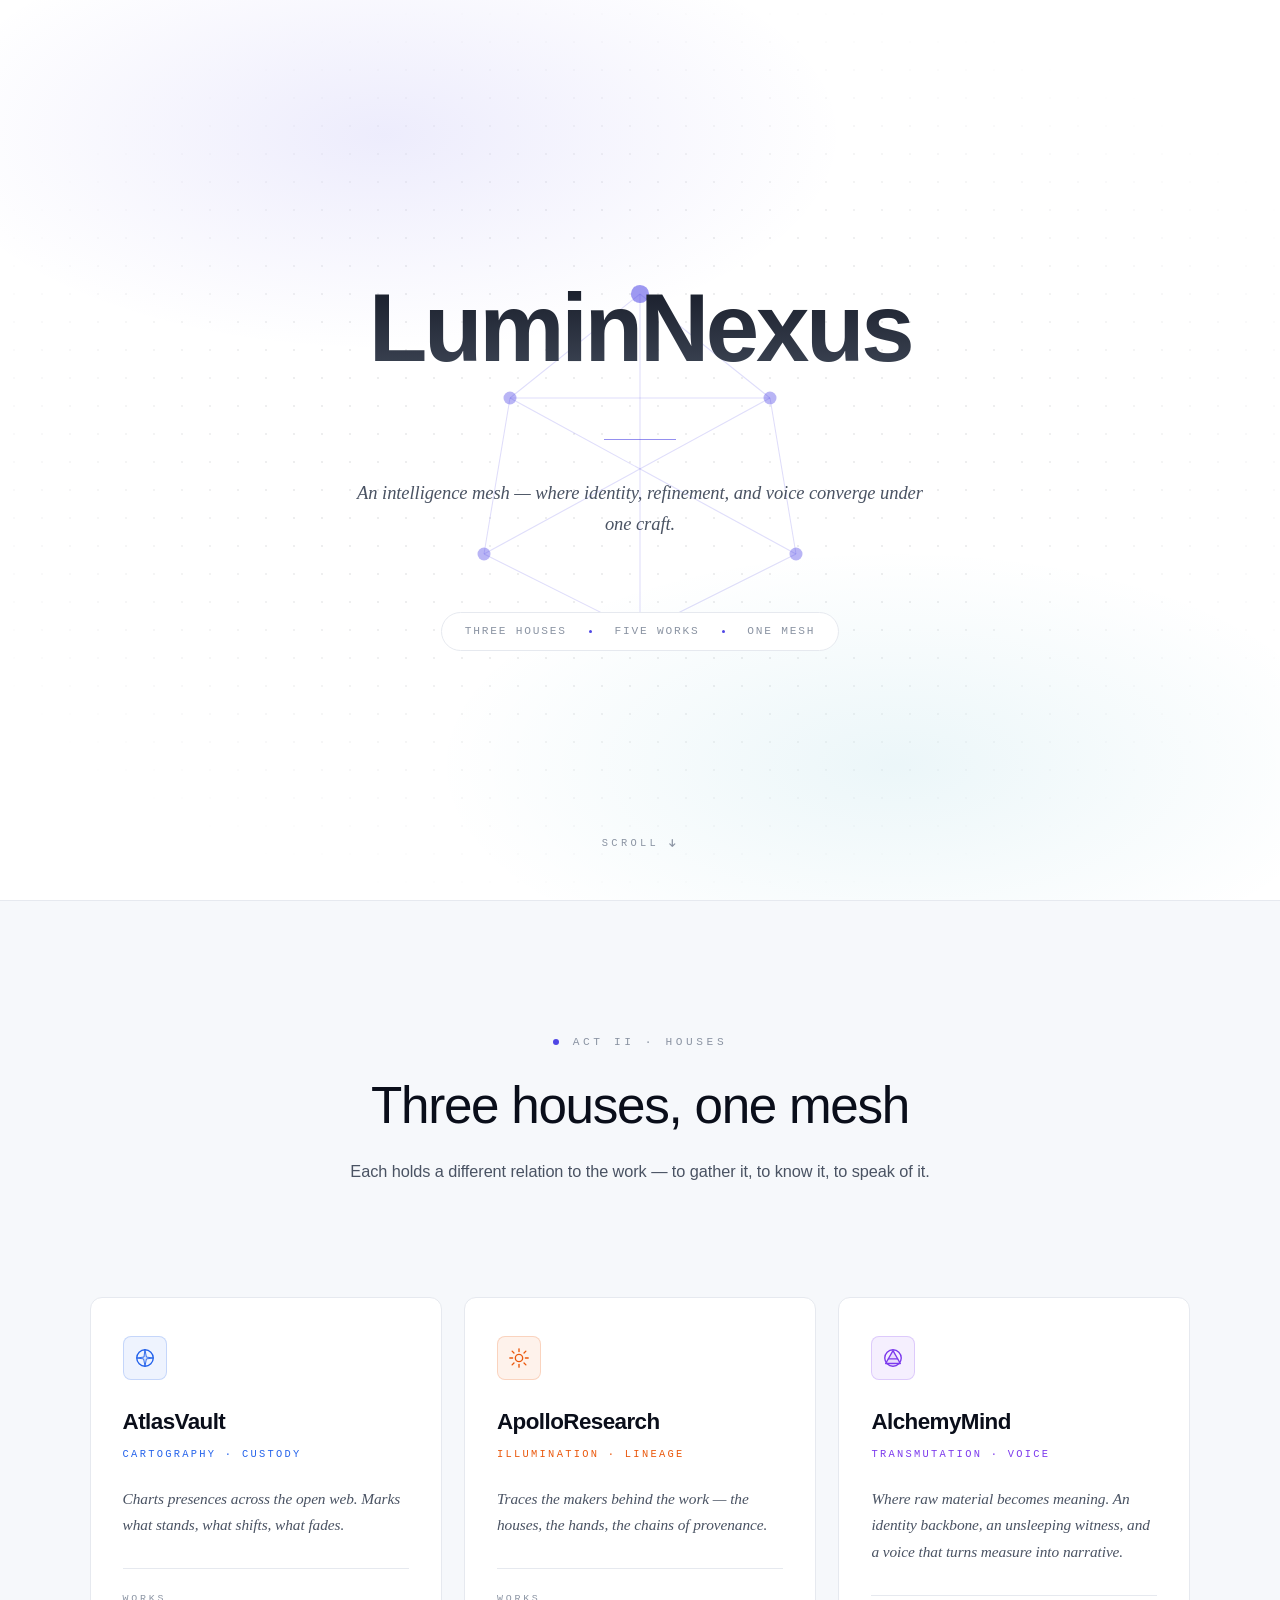
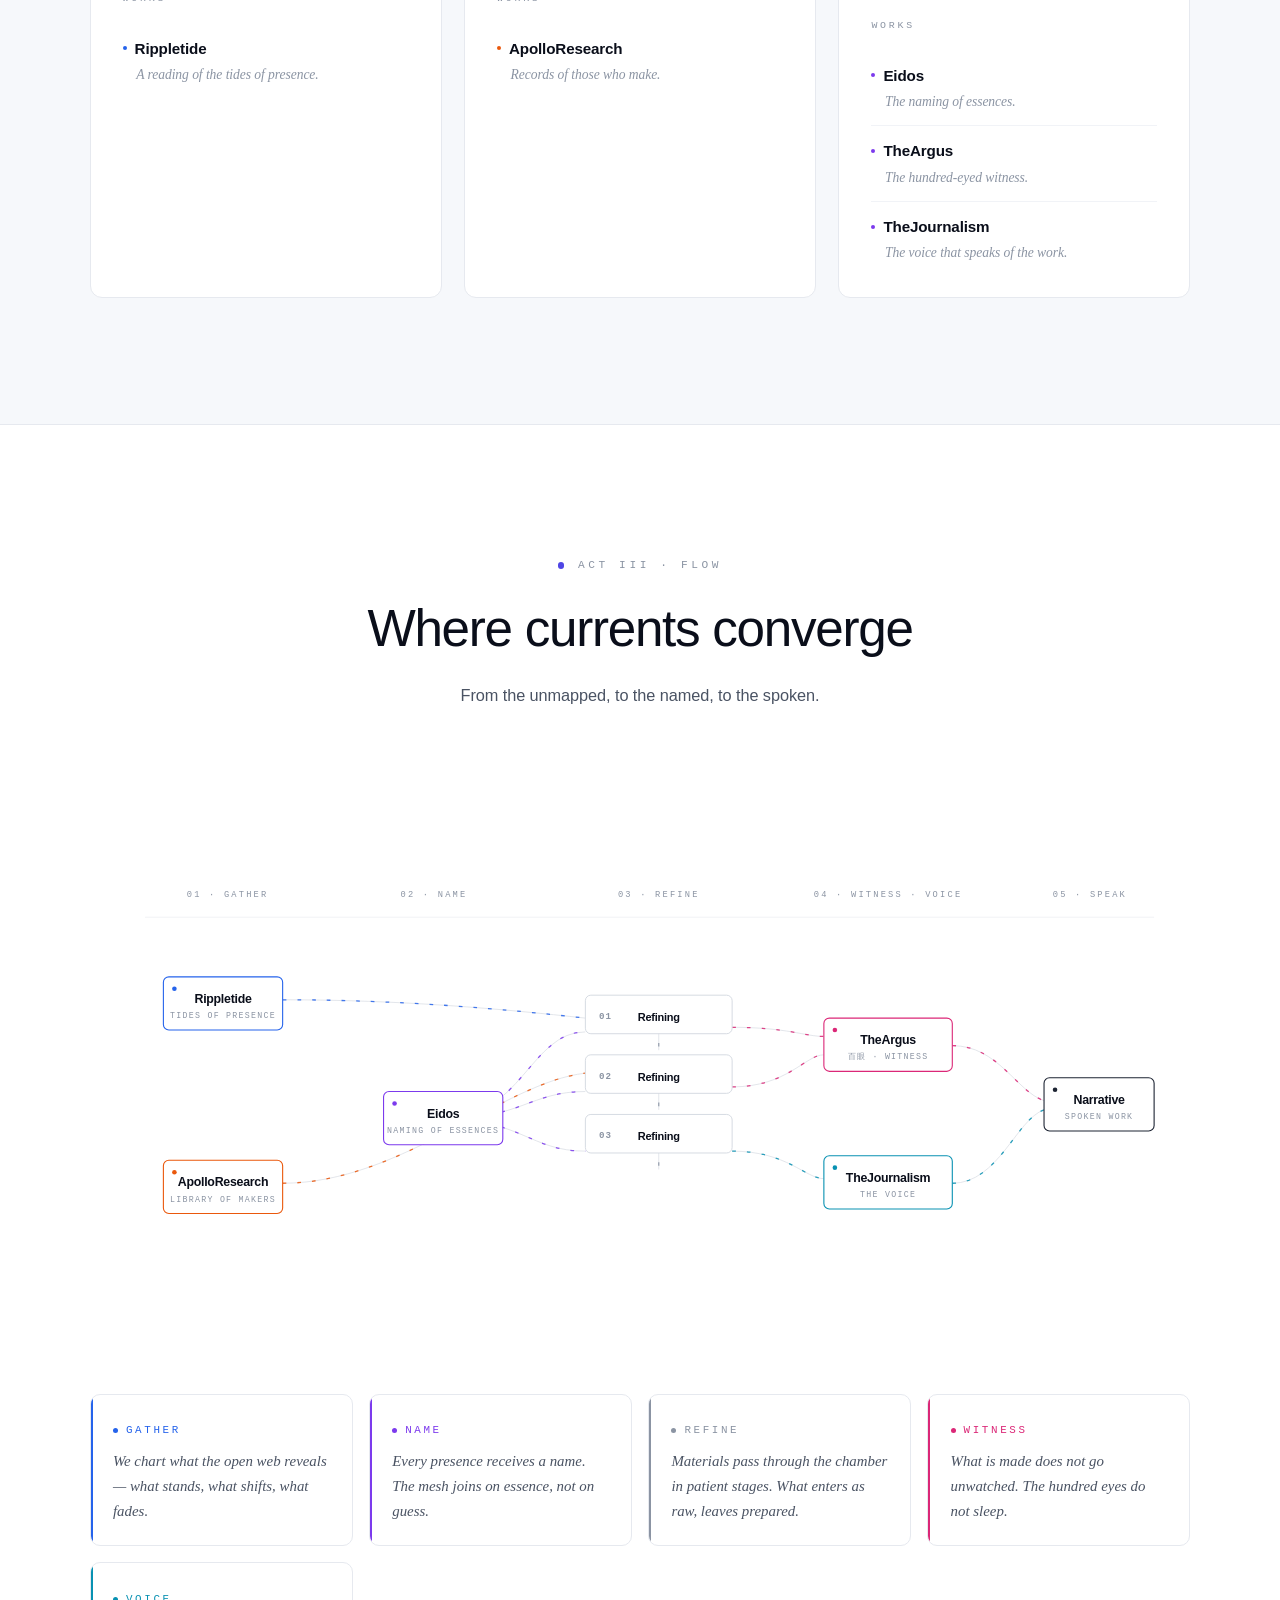
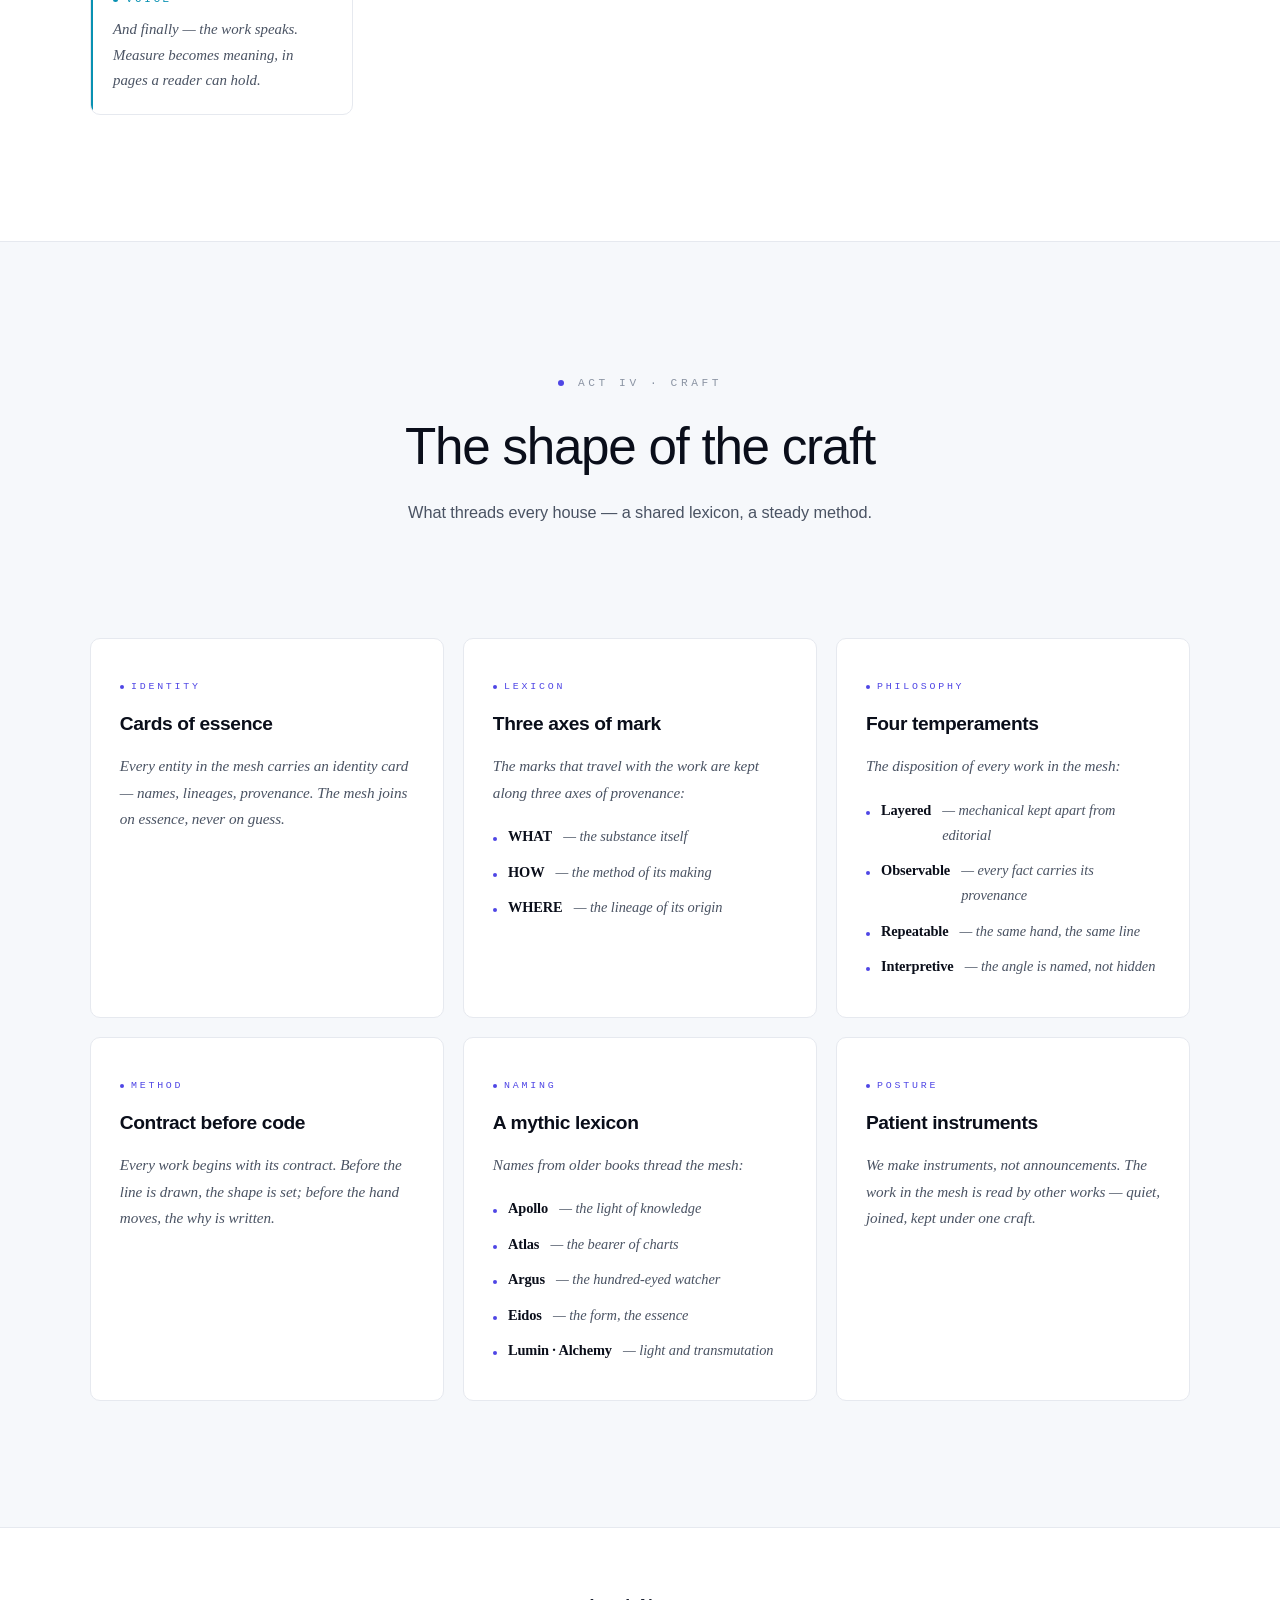
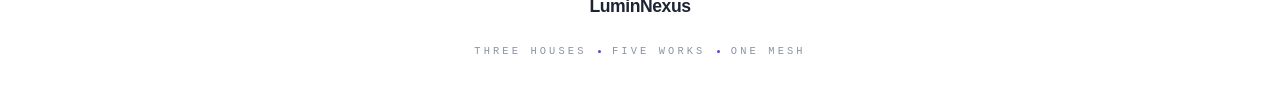
<file: projects/prismavision/luminnexus-overview.html>
<!DOCTYPE html>
<html lang="zh-Hant">
<head>
<meta charset="UTF-8">
<meta name="viewport" content="width=device-width, initial-scale=1.0">
<title>LuminNexus — Intelligence Mesh</title>
<style>
:root {
  /* Surfaces — pure white tech */
  --white:         #ffffff;
  --white-soft:    #fbfcfd;
  --white-section: #f6f8fb;
  --white-card:    #ffffff;

  /* Ink — modern neutrals */
  --ink:           #0a0e1a;
  --ink-text:      #1d2433;
  --ink-dim:       #4a5363;
  --ink-muted:     #8b94a3;
  --ink-fade:      #c7ccd6;

  /* Lines */
  --line:          #e6e9ef;
  --line-bright:   #d3d8e0;
  --line-faint:    #f1f3f7;

  /* Accents — restrained tech palette */
  --accent:        #4f46e5;       /* primary indigo */
  --accent-soft:   rgba(79, 70, 229, 0.07);
  --accent-glow:   rgba(79, 70, 229, 0.12);

  --atlas:         #2563eb;       /* blue */
  --apollo:        #ea580c;       /* orange */
  --alchemy:       #7c3aed;       /* violet */

  --eidos:         #7c3aed;
  --argus:         #db2777;       /* magenta — vigilance */
  --journalism:    #0891b2;       /* cyan — voice */

  /* Typography */
  --sans:  -apple-system, BlinkMacSystemFont, "Inter", "SF Pro Display", "Segoe UI", Roboto, "Helvetica Neue", "Noto Sans TC", "PingFang TC", sans-serif;
  --serif: "Iowan Old Style", "Apple Garamond", "EB Garamond", Baskerville, Georgia, "Noto Serif TC", serif;
  --mono:  "JetBrains Mono", "SF Mono", "ui-monospace", Menlo, Consolas, monospace;
}

* { box-sizing: border-box; margin: 0; padding: 0; }
html { scroll-behavior: smooth; }

body {
  background: var(--white);
  color: var(--ink);
  font-family: var(--sans);
  font-weight: 400;
  line-height: 1.65;
  overflow-x: hidden;
  -webkit-font-smoothing: antialiased;
  -moz-osx-font-smoothing: grayscale;
  font-feature-settings: "kern", "liga", "calt", "ss01", "cv11";
}

::selection { background: var(--accent-soft); color: var(--ink); }

/* ============================================================
   SCAFFOLD
   ============================================================ */
.act {
  min-height: 100vh;
  padding: 14vh 7vw;
  display: flex;
  flex-direction: column;
  justify-content: center;
  position: relative;
}

.act-header { text-align: center; margin-bottom: 7rem; }

.act-mark {
  display: inline-flex;
  align-items: center;
  gap: 0.85rem;
  font-family: var(--mono);
  font-size: 0.7rem;
  letter-spacing: 0.32em;
  text-transform: uppercase;
  color: var(--ink-muted);
  margin-bottom: 1.6rem;
}
.act-mark::before {
  content: '';
  display: inline-block;
  width: 0.4rem; height: 0.4rem;
  background: var(--accent);
  border-radius: 50%;
}

.act-title {
  font-family: var(--sans);
  font-size: clamp(2rem, 4.2vw, 3.2rem);
  font-weight: 500;
  letter-spacing: -0.025em;
  color: var(--ink);
  line-height: 1.15;
}

.act-sub {
  margin-top: 1.4rem;
  font-size: 1.02rem;
  color: var(--ink-dim);
  letter-spacing: -0.005em;
  max-width: 40rem;
  margin-left: auto;
  margin-right: auto;
  font-weight: 400;
}

/* ============================================================
   ACT I — HERO
   ============================================================ */
.act-hero {
  align-items: center;
  text-align: center;
  background: var(--white);
  overflow: hidden;
}

/* Dot-grid background — subtle tech texture */
.hero-grid {
  position: absolute;
  inset: 0;
  pointer-events: none;
  background-image: radial-gradient(circle, rgba(10, 14, 26, 0.07) 1px, transparent 1px);
  background-size: 28px 28px;
  background-position: 0 0;
  mask-image: radial-gradient(ellipse 80% 70% at center, black 35%, transparent 75%);
  -webkit-mask-image: radial-gradient(ellipse 80% 70% at center, black 35%, transparent 75%);
}

/* Soft aurora glow at top/bottom */
.hero-glow {
  position: absolute;
  inset: 0;
  pointer-events: none;
  background:
    radial-gradient(ellipse 60% 40% at 30% 15%, rgba(79, 70, 229, 0.10), transparent 60%),
    radial-gradient(ellipse 60% 40% at 70% 85%, rgba(8, 145, 178, 0.08), transparent 60%);
}

/* Faint constellation behind the title */
.hero-nodes {
  position: absolute;
  top: 50%; left: 50%;
  transform: translate(-50%, -50%);
  width: 520px; height: 520px;
  max-width: 80vw; max-height: 80vw;
  opacity: 0;
  animation: nodeFade 2.6s ease-out 0.4s forwards;
  pointer-events: none;
}

.hero-nodes circle {
  fill: var(--accent);
  opacity: 0.4;
}
.hero-nodes circle.large { r: 3.5; opacity: 0.55; }
.hero-nodes line {
  stroke: var(--accent);
  stroke-width: 0.4;
  opacity: 0.18;
}

@keyframes nodeFade {
  from { opacity: 0; transform: translate(-50%, -50%) scale(0.92); }
  to   { opacity: 1; transform: translate(-50%, -50%) scale(1); }
}

@keyframes nodePulse {
  0%, 100% { opacity: 0.4; }
  50%      { opacity: 0.75; }
}

.hero-nodes circle.pulse-1 { animation: nodePulse 3s ease-in-out infinite; }
.hero-nodes circle.pulse-2 { animation: nodePulse 3s ease-in-out 0.6s infinite; }
.hero-nodes circle.pulse-3 { animation: nodePulse 3s ease-in-out 1.2s infinite; }
.hero-nodes circle.pulse-4 { animation: nodePulse 3s ease-in-out 1.8s infinite; }

.hero-mark {
  position: relative;
  z-index: 2;
  font-family: var(--sans);
  font-size: clamp(2.6rem, 8vw, 6rem);
  font-weight: 600;
  letter-spacing: -0.035em;
  color: var(--ink);
  opacity: 0;
  animation: fadeUp 1.6s cubic-bezier(0.16, 1, 0.3, 1) 0.5s forwards;
  background: linear-gradient(180deg, var(--ink) 0%, #4a5363 100%);
  -webkit-background-clip: text;
  background-clip: text;
  -webkit-text-fill-color: transparent;
}

.hero-rule {
  position: relative; z-index: 2;
  width: 0;
  height: 1px;
  background: var(--accent);
  margin: 2rem auto 0;
  opacity: 0.6;
  animation: ruleGrow 1.6s cubic-bezier(0.16, 1, 0.3, 1) 1.4s forwards;
}

.hero-tagline {
  position: relative; z-index: 2;
  margin-top: 2.4rem;
  font-family: var(--serif);
  font-style: italic;
  font-size: clamp(1.05rem, 1.45vw, 1.3rem);
  color: var(--ink-dim);
  letter-spacing: -0.005em;
  max-width: 36rem;
  opacity: 0;
  animation: fadeUp 1.6s ease-out 1.0s forwards;
}

.hero-meta {
  position: relative; z-index: 2;
  margin-top: 4.5rem;
  display: inline-flex;
  align-items: center;
  gap: 1.4rem;
  padding: 0.6rem 1.4rem;
  border: 1px solid var(--line);
  border-radius: 999px;
  background: var(--white);
  font-family: var(--mono);
  font-size: 0.7rem;
  color: var(--ink-muted);
  letter-spacing: 0.16em;
  text-transform: uppercase;
  opacity: 0;
  animation: fadeUp 1.6s ease-out 1.6s forwards;
}

.hero-meta .dot {
  display: inline-block;
  width: 3px; height: 3px;
  background: var(--accent);
  border-radius: 50%;
}

.scroll-cue {
  position: absolute;
  bottom: 3rem;
  left: 50%;
  transform: translateX(-50%);
  font-family: var(--mono);
  font-size: 0.65rem;
  letter-spacing: 0.32em;
  color: var(--ink-muted);
  opacity: 0;
  animation: fadeIn 1.6s ease-out 2.2s forwards, drift 2.6s ease-in-out 3.4s infinite;
  z-index: 2;
  display: inline-flex;
  align-items: center;
  gap: 0.5rem;
}

.scroll-cue svg {
  width: 10px; height: 10px;
  stroke: currentColor;
  fill: none;
  stroke-width: 1.5;
}

@keyframes fadeUp {
  from { opacity: 0; transform: translateY(16px); }
  to   { opacity: 1; transform: translateY(0); }
}
@keyframes fadeIn {
  from { opacity: 0; }
  to   { opacity: 1; }
}
@keyframes ruleGrow {
  from { width: 0; opacity: 0; }
  to   { width: 4.5rem; opacity: 0.6; }
}
@keyframes drift {
  0%, 100% { transform: translateX(-50%) translateY(0); }
  50%      { transform: translateX(-50%) translateY(6px); }
}

/* ============================================================
   ACT II — THREE HOUSES
   ============================================================ */
.act-houses {
  background: var(--white-section);
  border-top: 1px solid var(--line);
  border-bottom: 1px solid var(--line);
}

.houses {
  display: grid;
  grid-template-columns: repeat(3, 1fr);
  gap: 1.4rem;
  max-width: 1200px;
  margin: 0 auto;
  width: 100%;
}

@media (max-width: 960px) {
  .houses { grid-template-columns: 1fr; max-width: 36rem; }
}

.house {
  background: var(--white-card);
  border: 1px solid var(--line);
  border-radius: 12px;
  padding: 2.4rem 2rem 2rem;
  position: relative;
  overflow: hidden;
  opacity: 0;
  transform: translateY(32px);
  transition:
    opacity 0.9s cubic-bezier(0.16, 1, 0.3, 1),
    transform 0.9s cubic-bezier(0.16, 1, 0.3, 1),
    border-color 0.35s,
    box-shadow 0.35s,
    transform 0.35s;
}

.house::before {
  content: '';
  position: absolute;
  top: 0; left: 0;
  width: 100%; height: 2px;
  background: linear-gradient(90deg, transparent, var(--accent), transparent);
  opacity: 0;
  transition: opacity 0.4s;
}

.house.visible { opacity: 1; transform: translateY(0); }
.house.visible:nth-child(1) { transition-delay: 0.05s; }
.house.visible:nth-child(2) { transition-delay: 0.2s; }
.house.visible:nth-child(3) { transition-delay: 0.35s; }

.house:hover {
  border-color: var(--accent);
  box-shadow:
    0 1px 2px rgba(10, 14, 26, 0.04),
    0 12px 32px -12px rgba(10, 14, 26, 0.10);
}
.house:hover::before { opacity: 1; }

.house-atlas    { --accent: var(--atlas); }
.house-apollo   { --accent: var(--apollo); }
.house-alchemy  { --accent: var(--alchemy); }

.house-glyph-wrap {
  display: inline-flex;
  align-items: center;
  justify-content: center;
  width: 44px; height: 44px;
  background: var(--accent-soft, rgba(79, 70, 229, 0.08));
  border: 1px solid var(--line);
  border-radius: 8px;
  margin-bottom: 1.5rem;
  color: var(--accent);
}
.house-atlas   .house-glyph-wrap { background: rgba(37, 99, 235, 0.08); border-color: rgba(37, 99, 235, 0.2); }
.house-apollo  .house-glyph-wrap { background: rgba(234, 88, 12, 0.08); border-color: rgba(234, 88, 12, 0.2); }
.house-alchemy .house-glyph-wrap { background: rgba(124, 58, 237, 0.08); border-color: rgba(124, 58, 237, 0.2); }

.house-glyph {
  width: 22px; height: 22px;
  color: var(--accent);
}

.house-name {
  font-family: var(--sans);
  font-size: 1.4rem;
  font-weight: 600;
  letter-spacing: -0.025em;
  color: var(--ink);
  margin-bottom: 0.3rem;
}

.house-role {
  font-family: var(--mono);
  font-size: 0.65rem;
  letter-spacing: 0.22em;
  text-transform: uppercase;
  color: var(--accent);
  margin-bottom: 1.4rem;
}

.house-desc {
  font-family: var(--serif);
  font-style: italic;
  font-size: 0.96rem;
  color: var(--ink-dim);
  line-height: 1.75;
  margin-bottom: 1.8rem;
  letter-spacing: -0.005em;
}

.house-works-label {
  font-family: var(--mono);
  font-size: 0.62rem;
  letter-spacing: 0.28em;
  text-transform: uppercase;
  color: var(--ink-muted);
  margin-bottom: 1rem;
  padding-top: 1.4rem;
  border-top: 1px solid var(--line);
}

.house-works { list-style: none; }

.house-works li {
  padding: 0.75rem 0;
  border-bottom: 1px solid var(--line-faint);
  display: flex;
  flex-direction: column;
}
.house-works li:last-child { border-bottom: none; padding-bottom: 0; }

.work-name {
  font-family: var(--sans);
  font-weight: 600;
  color: var(--ink);
  font-size: 0.95rem;
  letter-spacing: -0.01em;
  display: flex;
  align-items: center;
  gap: 0.5rem;
}
.work-name::before {
  content: '';
  width: 4px; height: 4px;
  background: var(--accent);
  border-radius: 50%;
}

.work-tagline {
  display: block;
  font-family: var(--serif);
  font-style: italic;
  font-size: 0.85rem;
  color: var(--ink-muted);
  margin-top: 0.2rem;
  margin-left: 0.85rem;
  letter-spacing: -0.005em;
}

/* ============================================================
   ACT III — THE FLOW
   ============================================================ */
.act-pipeline {
  background: var(--white);
  min-height: 110vh;
}

.pipeline-wrap {
  max-width: 1240px;
  margin: 0 auto;
  width: 100%;
}

.pipeline-svg {
  display: block;
  width: 100%;
  height: auto;
  margin: 2rem 0 4rem;
  opacity: 0;
  transition: opacity 1.2s ease-out;
}

.pipeline-svg.visible { opacity: 1; }

.stage-label {
  font-family: var(--mono);
  font-size: 9.5px;
  letter-spacing: 2.4px;
  text-transform: uppercase;
  fill: var(--ink-muted);
}

.node-box {
  fill: var(--white);
  stroke: var(--line-bright);
  stroke-width: 1;
  rx: 6;
}

.node-text {
  fill: var(--ink);
  font-family: var(--sans);
  font-size: 13.5px;
  font-weight: 600;
  text-anchor: middle;
  dominant-baseline: middle;
  letter-spacing: -0.3px;
}

.node-sub {
  fill: var(--ink-muted);
  font-family: var(--mono);
  font-size: 9px;
  letter-spacing: 1.4px;
  text-anchor: middle;
  text-transform: uppercase;
}

.node-num {
  fill: var(--ink-muted);
  font-family: var(--mono);
  font-size: 10px;
  font-weight: 600;
  letter-spacing: 1px;
}

.node-atlas      .node-box { stroke: var(--atlas);      stroke-width: 1.2; }
.node-apollo     .node-box { stroke: var(--apollo);     stroke-width: 1.2; }
.node-eidos      .node-box { stroke: var(--eidos);      stroke-width: 1.2; }
.node-argus      .node-box { stroke: var(--argus);      stroke-width: 1.2; }
.node-journalism .node-box { stroke: var(--journalism); stroke-width: 1.2; }
.node-output     .node-box { stroke: var(--ink-text);   stroke-width: 1.2; }

/* tiny accent dot on each named node */
.node-atlas      .node-dot { fill: var(--atlas); }
.node-apollo     .node-dot { fill: var(--apollo); }
.node-eidos      .node-dot { fill: var(--eidos); }
.node-argus      .node-dot { fill: var(--argus); }
.node-journalism .node-dot { fill: var(--journalism); }
.node-output     .node-dot { fill: var(--ink-text); }

.flow-path {
  fill: none;
  stroke: var(--line-bright);
  stroke-width: 1;
  opacity: 0.7;
}

.flow-energy {
  fill: none;
  stroke-width: 1.4;
  stroke-dasharray: 4 12;
  animation: flowDash 2.8s linear infinite;
  opacity: 0;
  transition: opacity 1s ease-out;
}

.pipeline-svg.visible .flow-energy { opacity: 0.85; }

@keyframes flowDash { to { stroke-dashoffset: -160; } }

.flow-energy.from-atlas      { stroke: var(--atlas); }
.flow-energy.from-apollo     { stroke: var(--apollo); animation-duration: 3.2s; }
.flow-energy.from-eidos      { stroke: var(--eidos); animation-duration: 3.8s; }
.flow-energy.from-refining   { stroke: var(--ink-muted); animation-duration: 2.6s; }
.flow-energy.from-argus      { stroke: var(--argus); animation-duration: 3.4s; }
.flow-energy.from-journalism { stroke: var(--journalism); animation-duration: 2.8s; }

.pipeline-legend {
  display: grid;
  grid-template-columns: repeat(auto-fit, minmax(220px, 1fr));
  gap: 1rem;
  margin-top: 3rem;
}

.legend-item {
  padding: 1.3rem 1.4rem;
  background: var(--white);
  border: 1px solid var(--line);
  border-radius: 10px;
  position: relative;
  overflow: hidden;
}
.legend-item::before {
  content: '';
  position: absolute;
  left: 0; top: 0; bottom: 0;
  width: 2px;
  background: var(--swatch, var(--ink-muted));
}

.legend-title {
  display: inline-flex;
  align-items: center;
  gap: 0.5rem;
  font-family: var(--mono);
  font-size: 0.68rem;
  letter-spacing: 0.24em;
  text-transform: uppercase;
  color: var(--swatch, var(--ink-muted));
  margin-bottom: 0.55rem;
}
.legend-title::before {
  content: '';
  width: 5px; height: 5px;
  background: var(--swatch, var(--ink-muted));
  border-radius: 50%;
}

.legend-body {
  font-family: var(--serif);
  font-style: italic;
  color: var(--ink-dim);
  font-size: 0.93rem;
  line-height: 1.7;
}

/* ============================================================
   ACT IV — CRAFT
   ============================================================ */
.act-craft {
  background: var(--white-section);
  border-top: 1px solid var(--line);
}

.craft-grid {
  display: grid;
  grid-template-columns: repeat(auto-fit, minmax(280px, 1fr));
  gap: 1.2rem;
  max-width: 1100px;
  margin: 0 auto;
  width: 100%;
}

.craft {
  padding: 2rem 1.8rem;
  background: var(--white-card);
  border: 1px solid var(--line);
  border-radius: 10px;
  opacity: 0;
  transform: translateY(20px);
  transition: opacity 0.9s, transform 0.9s, border-color 0.3s;
}

.craft:hover { border-color: var(--accent); }

.craft.visible { opacity: 1; transform: translateY(0); }
.craft.visible:nth-child(2) { transition-delay: 0.1s; }
.craft.visible:nth-child(3) { transition-delay: 0.2s; }
.craft.visible:nth-child(4) { transition-delay: 0.3s; }
.craft.visible:nth-child(5) { transition-delay: 0.4s; }
.craft.visible:nth-child(6) { transition-delay: 0.5s; }

.craft-tag {
  display: inline-flex;
  align-items: center;
  gap: 0.45rem;
  font-family: var(--mono);
  font-size: 0.62rem;
  letter-spacing: 0.28em;
  text-transform: uppercase;
  color: var(--accent);
  margin-bottom: 0.8rem;
}
.craft-tag::before {
  content: '';
  width: 4px; height: 4px;
  background: var(--accent);
  border-radius: 50%;
}

.craft-title {
  font-family: var(--sans);
  font-size: 1.2rem;
  font-weight: 600;
  letter-spacing: -0.02em;
  margin-bottom: 0.85rem;
  color: var(--ink);
}

.craft-body {
  font-family: var(--serif);
  font-style: italic;
  font-size: 0.95rem;
  color: var(--ink-dim);
  line-height: 1.75;
  letter-spacing: -0.005em;
}

.craft-list {
  list-style: none;
  margin-top: 0.8rem;
  padding-left: 0;
}
.craft-list li {
  font-family: var(--serif);
  font-style: italic;
  font-size: 0.9rem;
  color: var(--ink-dim);
  padding: 0.32rem 0;
  display: flex;
  gap: 0.7rem;
  align-items: baseline;
}
.craft-list li::before {
  content: '';
  width: 4px; height: 4px;
  background: var(--accent);
  border-radius: 50%;
  flex-shrink: 0;
  margin-top: 0.55em;
}
.craft-list strong {
  font-style: normal;
  font-weight: 600;
  color: var(--ink);
  letter-spacing: -0.01em;
}

/* ============================================================
   FOOTER
   ============================================================ */
footer {
  padding: 4rem 6vw 3rem;
  text-align: center;
  border-top: 1px solid var(--line);
  background: var(--white);
}

footer .footer-mark {
  font-family: var(--sans);
  font-weight: 600;
  letter-spacing: -0.025em;
  color: var(--ink-text);
  margin-bottom: 0.9rem;
  font-size: 1.1rem;
}

footer .footer-meta {
  font-family: var(--mono);
  font-size: 0.65rem;
  letter-spacing: 0.3em;
  text-transform: uppercase;
  color: var(--ink-muted);
  display: inline-flex;
  align-items: center;
  gap: 0.7rem;
}

footer .footer-meta .dot {
  width: 3px; height: 3px;
  background: var(--accent);
  border-radius: 50%;
  display: inline-block;
}

</style>
</head>
<body>

<!-- ============================================================
     ACT I — HERO
     ============================================================ -->
<section class="act act-hero">
  <div class="hero-grid"></div>
  <div class="hero-glow"></div>

  <!-- Constellation behind title -->
  <svg class="hero-nodes" viewBox="0 0 200 200" xmlns="http://www.w3.org/2000/svg">
    <!-- connecting lines -->
    <line x1="100" y1="40" x2="50" y2="80"/>
    <line x1="100" y1="40" x2="150" y2="80"/>
    <line x1="50" y1="80" x2="40" y2="140"/>
    <line x1="150" y1="80" x2="160" y2="140"/>
    <line x1="40" y1="140" x2="100" y2="170"/>
    <line x1="160" y1="140" x2="100" y2="170"/>
    <line x1="50" y1="80" x2="150" y2="80"/>
    <line x1="50" y1="80" x2="160" y2="140"/>
    <line x1="150" y1="80" x2="40" y2="140"/>
    <line x1="100" y1="40" x2="100" y2="170"/>
    <!-- nodes -->
    <circle cx="100" cy="40"  r="3" class="large pulse-1"/>
    <circle cx="50"  cy="80"  r="2.5" class="pulse-2"/>
    <circle cx="150" cy="80"  r="2.5" class="pulse-3"/>
    <circle cx="40"  cy="140" r="2.5" class="pulse-4"/>
    <circle cx="160" cy="140" r="2.5" class="pulse-1"/>
    <circle cx="100" cy="170" r="3" class="large pulse-2"/>
  </svg>

  <h1 class="hero-mark">LuminNexus</h1>
  <div class="hero-rule"></div>
  <p class="hero-tagline">An intelligence mesh — where identity, refinement, and voice converge under one craft.</p>
  <p class="hero-meta">
    <span>Three houses</span><span class="dot"></span><span>Five works</span><span class="dot"></span><span>One mesh</span>
  </p>
  <div class="scroll-cue">
    SCROLL
    <svg viewBox="0 0 12 12"><path d="M6 2 L6 10 M3 7 L6 10 L9 7" stroke-linecap="round" stroke-linejoin="round"/></svg>
  </div>
</section>

<!-- ============================================================
     ACT II — THREE HOUSES
     ============================================================ -->
<section class="act act-houses">
  <header class="act-header">
    <div class="act-mark">Act II · Houses</div>
    <h2 class="act-title">Three houses, one mesh</h2>
    <p class="act-sub">Each holds a different relation to the work — to gather it, to know it, to speak of it.</p>
  </header>

  <div class="houses">

    <article class="house house-atlas">
      <span class="house-glyph-wrap">
        <svg class="house-glyph" viewBox="0 0 24 24" fill="none" stroke="currentColor" stroke-width="1.5" stroke-linecap="round" stroke-linejoin="round">
          <circle cx="12" cy="12" r="9"/>
          <path d="M12 3 L13.5 11 L21 12 L13.5 13 L12 21 L10.5 13 L3 12 L10.5 11 Z" fill="currentColor" fill-opacity="0.12" stroke-width="1"/>
        </svg>
      </span>
      <h3 class="house-name">AtlasVault</h3>
      <div class="house-role">Cartography · Custody</div>
      <p class="house-desc">Charts presences across the open web. Marks what stands, what shifts, what fades.</p>
      <div class="house-works-label">Works</div>
      <ul class="house-works">
        <li>
          <span class="work-name">Rippletide</span>
          <span class="work-tagline">A reading of the tides of presence.</span>
        </li>
      </ul>
    </article>

    <article class="house house-apollo">
      <span class="house-glyph-wrap">
        <svg class="house-glyph" viewBox="0 0 24 24" fill="none" stroke="currentColor" stroke-width="1.5" stroke-linecap="round" stroke-linejoin="round">
          <circle cx="12" cy="12" r="4"/>
          <line x1="12" y1="2"  x2="12" y2="5"/>
          <line x1="12" y1="19" x2="12" y2="22"/>
          <line x1="2"  y1="12" x2="5"  y2="12"/>
          <line x1="19" y1="12" x2="22" y2="12"/>
          <line x1="4.5"  y1="4.5"  x2="6.5"  y2="6.5"/>
          <line x1="17.5" y1="17.5" x2="19.5" y2="19.5"/>
          <line x1="4.5"  y1="19.5" x2="6.5"  y2="17.5"/>
          <line x1="17.5" y1="6.5"  x2="19.5" y2="4.5"/>
        </svg>
      </span>
      <h3 class="house-name">ApolloResearch</h3>
      <div class="house-role">Illumination · Lineage</div>
      <p class="house-desc">Traces the makers behind the work — the houses, the hands, the chains of provenance.</p>
      <div class="house-works-label">Works</div>
      <ul class="house-works">
        <li>
          <span class="work-name">ApolloResearch</span>
          <span class="work-tagline">Records of those who make.</span>
        </li>
      </ul>
    </article>

    <article class="house house-alchemy">
      <span class="house-glyph-wrap">
        <svg class="house-glyph" viewBox="0 0 24 24" fill="none" stroke="currentColor" stroke-width="1.5" stroke-linecap="round" stroke-linejoin="round">
          <circle cx="12" cy="12" r="9"/>
          <path d="M12 4 L20 18 L4 18 Z" fill="currentColor" fill-opacity="0.10"/>
          <line x1="7" y1="13" x2="17" y2="13"/>
        </svg>
      </span>
      <h3 class="house-name">AlchemyMind</h3>
      <div class="house-role">Transmutation · Voice</div>
      <p class="house-desc">Where raw material becomes meaning. An identity backbone, an unsleeping witness, and a voice that turns measure into narrative.</p>
      <div class="house-works-label">Works</div>
      <ul class="house-works">
        <li>
          <span class="work-name">Eidos</span>
          <span class="work-tagline">The naming of essences.</span>
        </li>
        <li>
          <span class="work-name">TheArgus</span>
          <span class="work-tagline">The hundred-eyed witness.</span>
        </li>
        <li>
          <span class="work-name">TheJournalism</span>
          <span class="work-tagline">The voice that speaks of the work.</span>
        </li>
      </ul>
    </article>

  </div>
</section>

<!-- ============================================================
     ACT III — THE FLOW
     ============================================================ -->
<section class="act act-pipeline">
  <header class="act-header">
    <div class="act-mark">Act III · Flow</div>
    <h2 class="act-title">Where currents converge</h2>
    <p class="act-sub">From the unmapped, to the named, to the spoken.</p>
  </header>

  <div class="pipeline-wrap">
    <svg class="pipeline-svg" viewBox="0 0 1200 520" preserveAspectRatio="xMidYMid meet" aria-label="LuminNexus flow">

      <!-- Column markers -->
      <text x="150"  y="48" class="stage-label" text-anchor="middle">01 · Gather</text>
      <text x="375"  y="48" class="stage-label" text-anchor="middle">02 · Name</text>
      <text x="620"  y="48" class="stage-label" text-anchor="middle">03 · Refine</text>
      <text x="870"  y="48" class="stage-label" text-anchor="middle">04 · Witness · Voice</text>
      <text x="1090" y="48" class="stage-label" text-anchor="middle">05 · Speak</text>

      <line x1="60"  y1="70" x2="1160" y2="70" stroke="var(--line)" stroke-width="0.6"/>

      <!-- ===== Flow paths (beneath nodes) ===== -->
      <path class="flow-path" d="M210 160 C 340 160, 450 170, 540 180"/>
      <path class="flow-energy from-atlas" d="M210 160 C 340 160, 450 170, 540 180"/>

      <path class="flow-path" d="M210 360 C 340 360, 450 250, 540 240"/>
      <path class="flow-energy from-apollo" d="M210 360 C 340 360, 450 250, 540 240"/>

      <path class="flow-path" d="M385 290 C 470 290, 480 195, 540 195"/>
      <path class="flow-energy from-eidos" d="M385 290 C 470 290, 480 195, 540 195"/>
      <path class="flow-path" d="M385 290 C 470 290, 480 260, 540 260"/>
      <path class="flow-energy from-eidos" d="M385 290 C 470 290, 480 260, 540 260"/>
      <path class="flow-path" d="M385 290 C 470 290, 480 325, 540 325"/>
      <path class="flow-energy from-eidos" d="M385 290 C 470 290, 480 325, 540 325"/>

      <path class="flow-path" d="M620 175 L 620 215"/>
      <path class="flow-energy from-refining" d="M620 175 L 620 215"/>
      <path class="flow-path" d="M620 240 L 620 280"/>
      <path class="flow-energy from-refining" d="M620 240 L 620 280"/>
      <path class="flow-path" d="M620 305 L 620 345"/>
      <path class="flow-energy from-refining" d="M620 305 L 620 345"/>

      <path class="flow-path" d="M700 190 C 760 190, 780 200, 800 200"/>
      <path class="flow-energy from-argus" d="M700 190 C 760 190, 780 200, 800 200"/>
      <path class="flow-path" d="M700 255 C 760 255, 780 220, 800 220"/>
      <path class="flow-energy from-argus" d="M700 255 C 760 255, 780 220, 800 220"/>

      <path class="flow-path" d="M700 325 C 760 325, 780 355, 800 355"/>
      <path class="flow-energy from-journalism" d="M700 325 C 760 325, 780 355, 800 355"/>

      <path class="flow-path" d="M940 210 C 990 210, 1010 260, 1040 270"/>
      <path class="flow-energy from-argus" d="M940 210 C 990 210, 1010 260, 1040 270"/>

      <path class="flow-path" d="M940 360 C 990 360, 1010 290, 1040 280"/>
      <path class="flow-energy from-journalism" d="M940 360 C 990 360, 1010 290, 1040 280"/>

      <!-- ===== Nodes ===== -->

      <g class="node node-atlas">
        <rect class="node-box" x="80" y="135" width="130" height="58"/>
        <circle class="node-dot" cx="92" cy="148" r="2.5"/>
        <text x="145" y="160" class="node-text">Rippletide</text>
        <text x="145" y="180" class="node-sub">Tides of Presence</text>
      </g>

      <g class="node node-apollo">
        <rect class="node-box" x="80" y="335" width="130" height="58"/>
        <circle class="node-dot" cx="92" cy="348" r="2.5"/>
        <text x="145" y="360" class="node-text">ApolloResearch</text>
        <text x="145" y="380" class="node-sub">Library of Makers</text>
      </g>

      <g class="node node-eidos">
        <rect class="node-box" x="320" y="260" width="130" height="58"/>
        <circle class="node-dot" cx="332" cy="273" r="2.5"/>
        <text x="385" y="285" class="node-text">Eidos</text>
        <text x="385" y="305" class="node-sub">Naming of Essences</text>
      </g>

      <!-- Refine — numbered stages -->
      <g class="node">
        <rect class="node-box" x="540" y="155" width="160" height="42"/>
        <text x="555" y="181" class="node-num">01</text>
        <text x="620" y="180" class="node-text" style="font-size:12px;">Refining</text>
      </g>
      <g class="node">
        <rect class="node-box" x="540" y="220" width="160" height="42"/>
        <text x="555" y="246" class="node-num">02</text>
        <text x="620" y="245" class="node-text" style="font-size:12px;">Refining</text>
      </g>
      <g class="node">
        <rect class="node-box" x="540" y="285" width="160" height="42"/>
        <text x="555" y="311" class="node-num">03</text>
        <text x="620" y="310" class="node-text" style="font-size:12px;">Refining</text>
      </g>

      <g class="node node-argus">
        <rect class="node-box" x="800" y="180" width="140" height="58"/>
        <circle class="node-dot" cx="812" cy="193" r="2.5"/>
        <text x="870" y="205" class="node-text">TheArgus</text>
        <text x="870" y="225" class="node-sub">百眼 · Witness</text>
      </g>

      <g class="node node-journalism">
        <rect class="node-box" x="800" y="330" width="140" height="58"/>
        <circle class="node-dot" cx="812" cy="343" r="2.5"/>
        <text x="870" y="355" class="node-text">TheJournalism</text>
        <text x="870" y="375" class="node-sub">The Voice</text>
      </g>

      <g class="node node-output">
        <rect class="node-box" x="1040" y="245" width="120" height="58"/>
        <circle class="node-dot" cx="1052" cy="258" r="2.5"/>
        <text x="1100" y="270" class="node-text">Narrative</text>
        <text x="1100" y="290" class="node-sub">Spoken Work</text>
      </g>

    </svg>

    <div class="pipeline-legend">
      <div class="legend-item" style="--swatch: var(--atlas);">
        <div class="legend-title">Gather</div>
        <div class="legend-body">We chart what the open web reveals — what stands, what shifts, what fades.</div>
      </div>
      <div class="legend-item" style="--swatch: var(--eidos);">
        <div class="legend-title">Name</div>
        <div class="legend-body">Every presence receives a name. The mesh joins on essence, not on guess.</div>
      </div>
      <div class="legend-item" style="--swatch: var(--ink-muted);">
        <div class="legend-title">Refine</div>
        <div class="legend-body">Materials pass through the chamber in patient stages. What enters as raw, leaves prepared.</div>
      </div>
      <div class="legend-item" style="--swatch: var(--argus);">
        <div class="legend-title">Witness</div>
        <div class="legend-body">What is made does not go unwatched. The hundred eyes do not sleep.</div>
      </div>
      <div class="legend-item" style="--swatch: var(--journalism);">
        <div class="legend-title">Voice</div>
        <div class="legend-body">And finally — the work speaks. Measure becomes meaning, in pages a reader can hold.</div>
      </div>
    </div>
  </div>
</section>

<!-- ============================================================
     ACT IV — CRAFT
     ============================================================ -->
<section class="act act-craft">
  <header class="act-header">
    <div class="act-mark">Act IV · Craft</div>
    <h2 class="act-title">The shape of the craft</h2>
    <p class="act-sub">What threads every house — a shared lexicon, a steady method.</p>
  </header>

  <div class="craft-grid">

    <div class="craft">
      <div class="craft-tag">Identity</div>
      <div class="craft-title">Cards of essence</div>
      <div class="craft-body">
        Every entity in the mesh carries an identity card — names, lineages, provenance. The mesh joins on essence, never on guess.
      </div>
    </div>

    <div class="craft">
      <div class="craft-tag">Lexicon</div>
      <div class="craft-title">Three axes of mark</div>
      <div class="craft-body">
        The marks that travel with the work are kept along three axes of provenance:
        <ul class="craft-list">
          <li><strong>WHAT</strong> — the substance itself</li>
          <li><strong>HOW</strong> — the method of its making</li>
          <li><strong>WHERE</strong> — the lineage of its origin</li>
        </ul>
      </div>
    </div>

    <div class="craft">
      <div class="craft-tag">Philosophy</div>
      <div class="craft-title">Four temperaments</div>
      <div class="craft-body">
        The disposition of every work in the mesh:
        <ul class="craft-list">
          <li><strong>Layered</strong> — mechanical kept apart from editorial</li>
          <li><strong>Observable</strong> — every fact carries its provenance</li>
          <li><strong>Repeatable</strong> — the same hand, the same line</li>
          <li><strong>Interpretive</strong> — the angle is named, not hidden</li>
        </ul>
      </div>
    </div>

    <div class="craft">
      <div class="craft-tag">Method</div>
      <div class="craft-title">Contract before code</div>
      <div class="craft-body">
        Every work begins with its contract. Before the line is drawn, the shape is set; before the hand moves, the why is written.
      </div>
    </div>

    <div class="craft">
      <div class="craft-tag">Naming</div>
      <div class="craft-title">A mythic lexicon</div>
      <div class="craft-body">
        Names from older books thread the mesh:
        <ul class="craft-list">
          <li><strong>Apollo</strong> — the light of knowledge</li>
          <li><strong>Atlas</strong> — the bearer of charts</li>
          <li><strong>Argus</strong> — the hundred-eyed watcher</li>
          <li><strong>Eidos</strong> — the form, the essence</li>
          <li><strong>Lumin · Alchemy</strong> — light and transmutation</li>
        </ul>
      </div>
    </div>

    <div class="craft">
      <div class="craft-tag">Posture</div>
      <div class="craft-title">Patient instruments</div>
      <div class="craft-body">
        We make instruments, not announcements. The work in the mesh is read by other works — quiet, joined, kept under one craft.
      </div>
    </div>

  </div>
</section>

<footer>
  <div class="footer-mark">LuminNexus</div>
  <div class="footer-meta">
    <span>Three houses</span><span class="dot"></span><span>Five works</span><span class="dot"></span><span>One mesh</span>
  </div>
</footer>

<script>
(function() {
  const io = new IntersectionObserver((entries) => {
    entries.forEach(e => {
      if (e.isIntersecting) e.target.classList.add('visible');
    });
  }, { threshold: 0.15, rootMargin: '0px 0px -8% 0px' });

  document.querySelectorAll('.house, .pipeline-svg, .craft').forEach(el => io.observe(el));
})();
</script>

</body>
</html>
</file>
